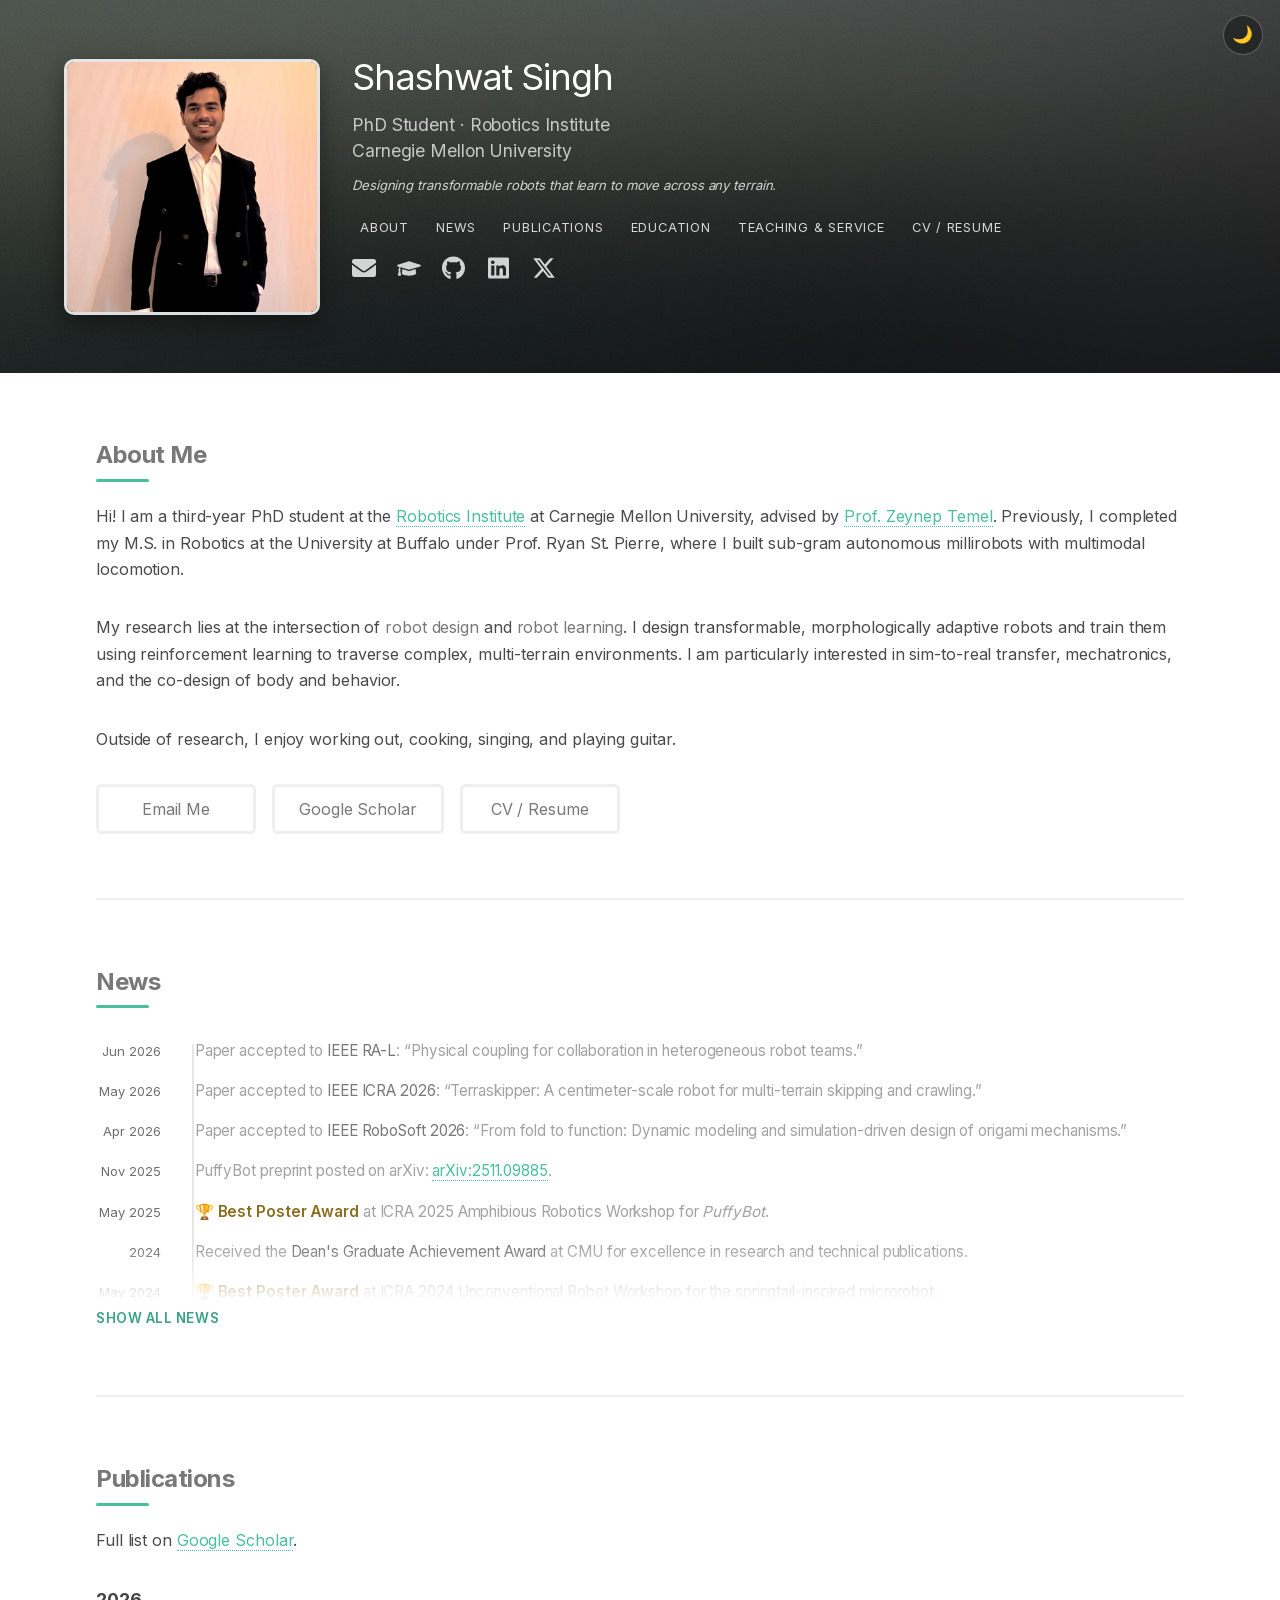
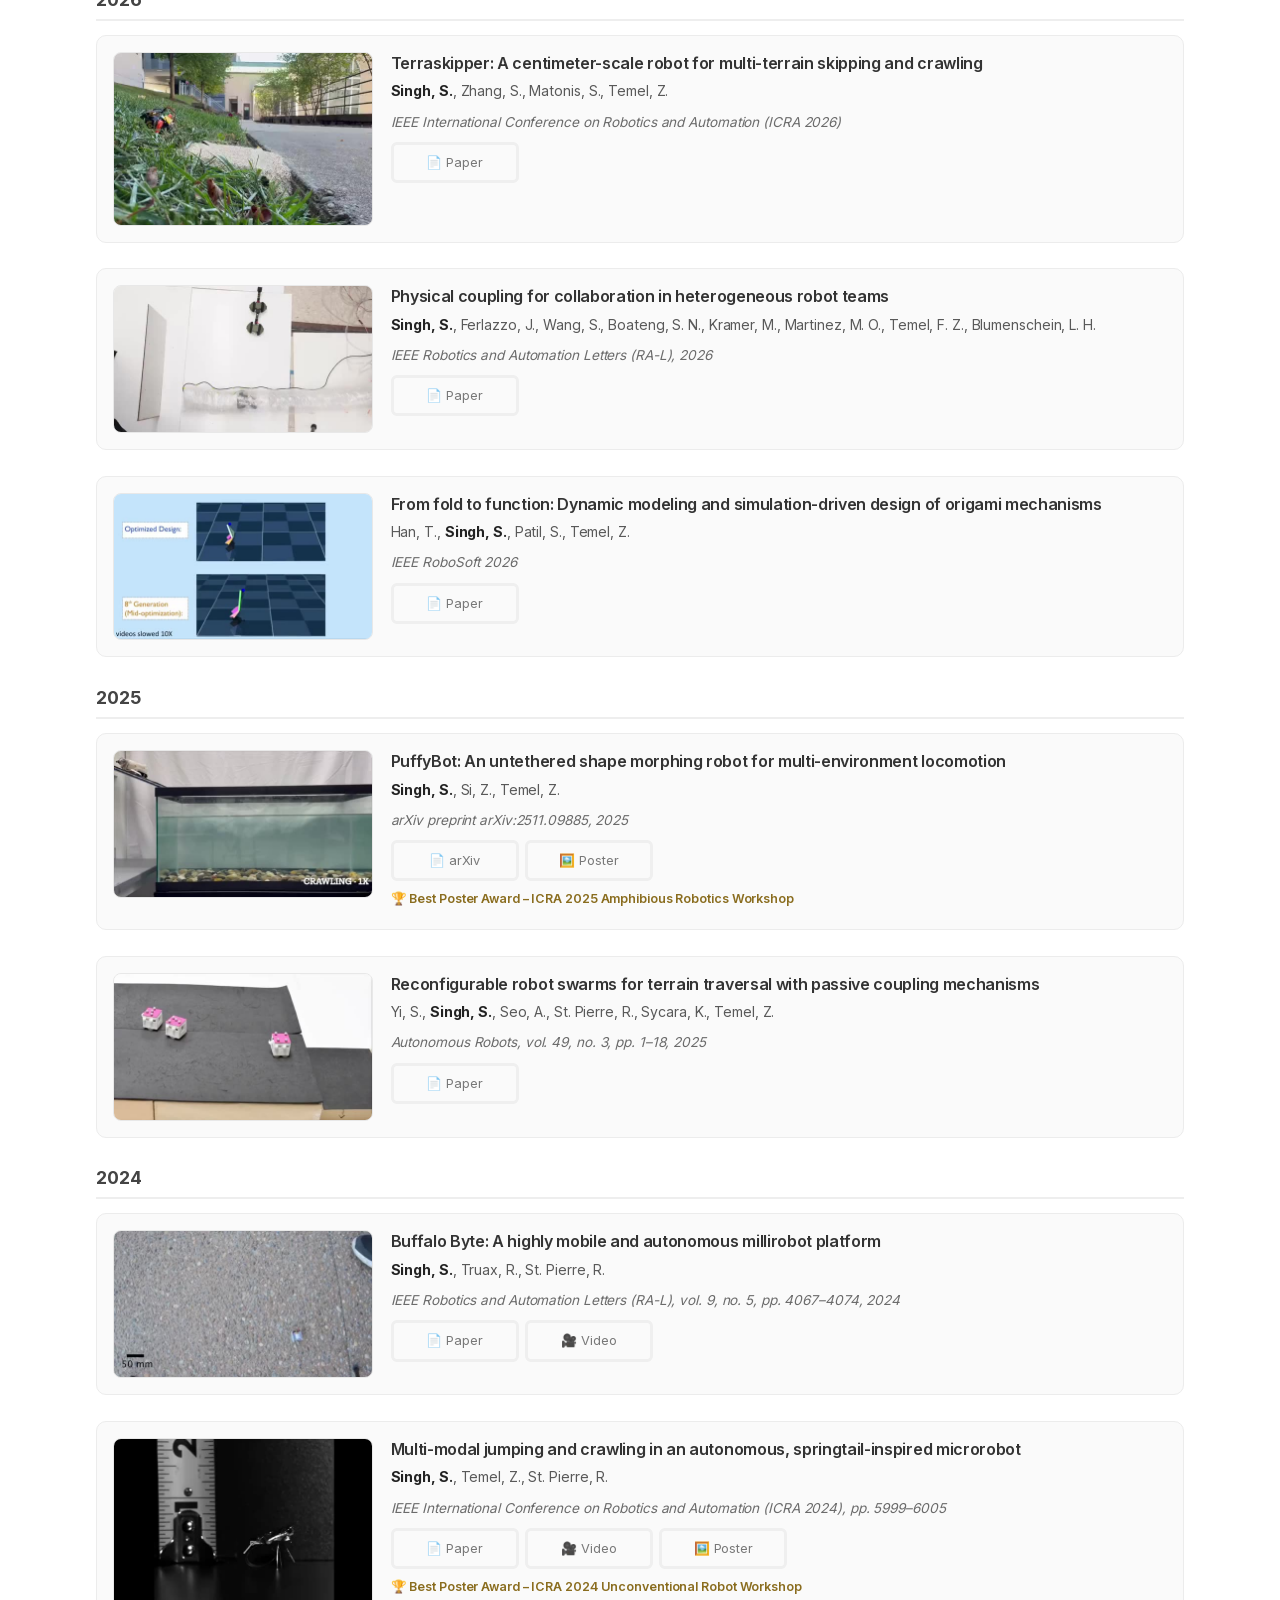
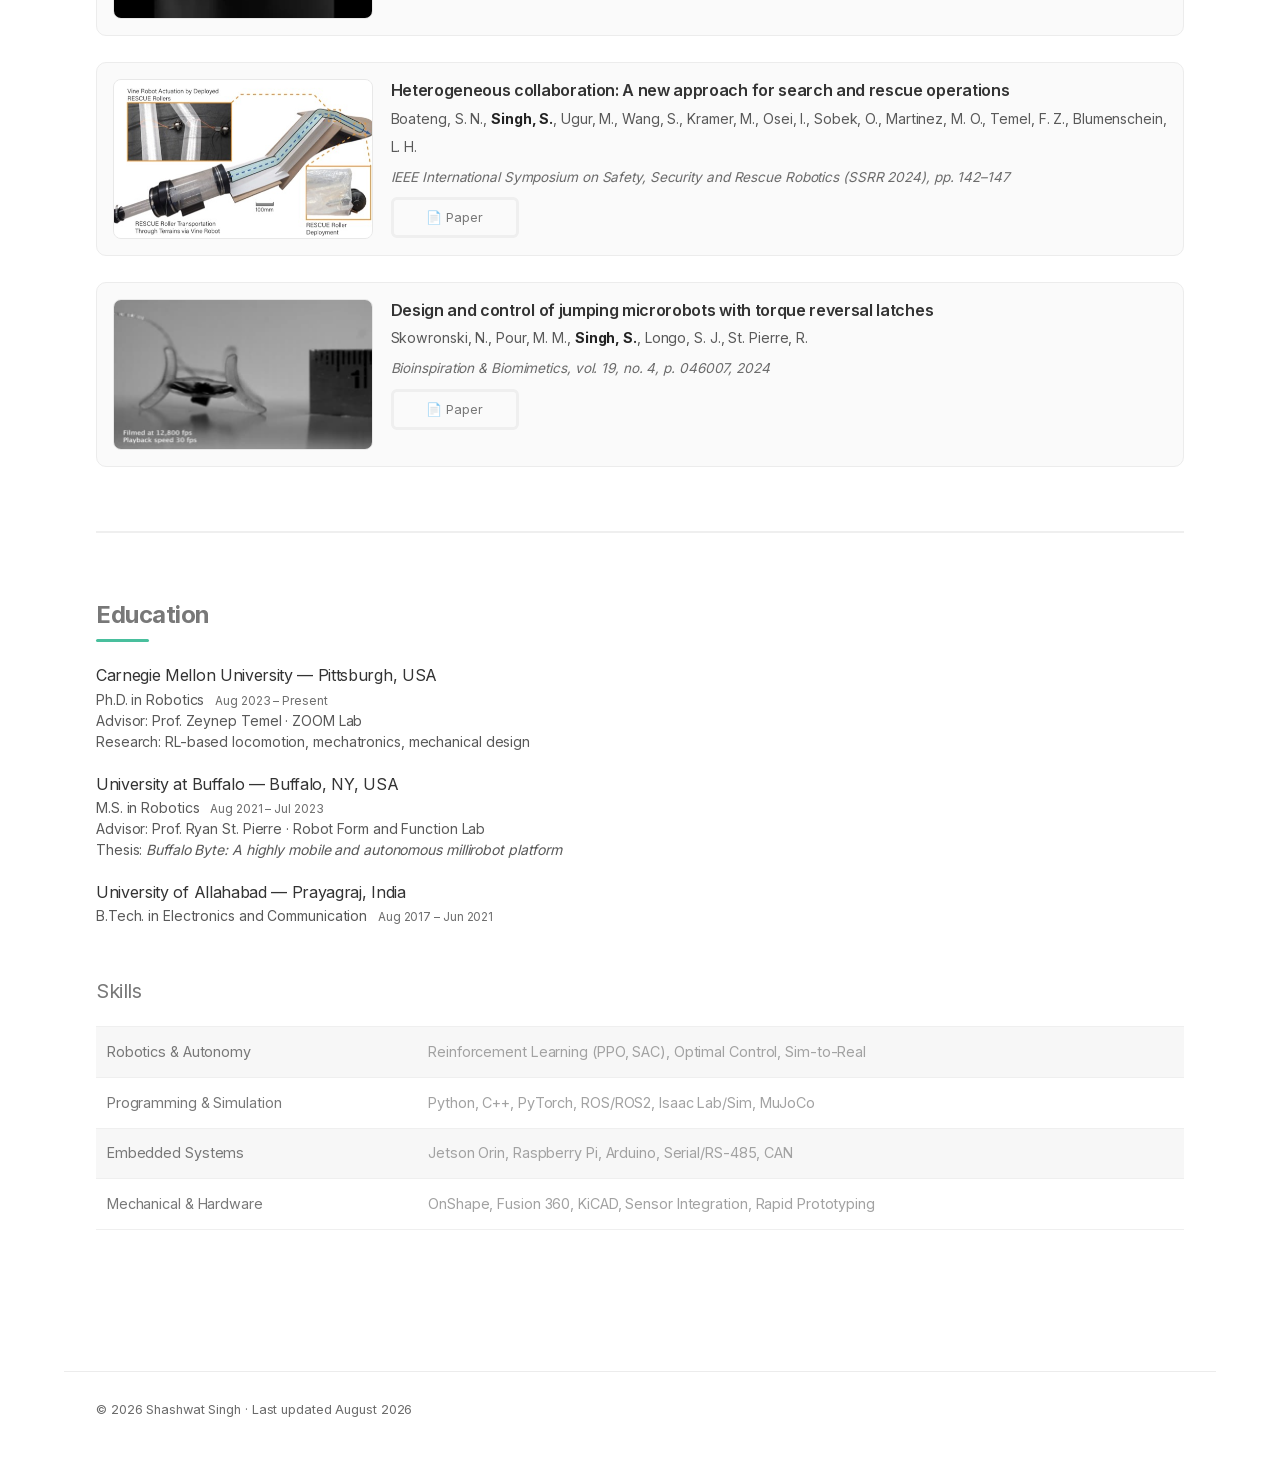
<file: index.html>
<!DOCTYPE HTML>
<html lang="en">
	<head>
		<title>Shashwat Singh</title>
		<meta charset="utf-8" />
		<meta name="viewport" content="width=device-width, initial-scale=1" />
		<meta name="color-scheme" content="light dark" />
		<meta name="theme-color" content="#ffffff" media="(prefers-color-scheme: light)" />
		<meta name="theme-color" content="#1a1a1a" media="(prefers-color-scheme: dark)" />

		<!-- SEO -->
		<meta name="description" content="Shashwat Singh is a PhD student at the Robotics Institute, Carnegie Mellon University, working at the intersection of robot design and robot learning — transformable robots, RL-based locomotion, and sim-to-real transfer." />
		<meta name="author" content="Shashwat Singh" />
		<link rel="canonical" href="https://shashwatsing.github.io/" />

		<!-- Open Graph / social sharing -->
		<meta property="og:type" content="website" />
		<meta property="og:title" content="Shashwat Singh — Robotics PhD, CMU" />
		<meta property="og:description" content="PhD student at CMU's Robotics Institute working on transformable robots, RL-based locomotion, and sim-to-real transfer." />
		<meta property="og:image" content="https://shashwatsing.github.io/images/social-card.jpg" />
		<meta property="og:url" content="https://shashwatsing.github.io/" />
		<meta property="og:image:width" content="1200" />
		<meta property="og:image:height" content="630" />

		<!-- Twitter Card -->
		<meta name="twitter:card" content="summary_large_image" />
		<meta name="twitter:title" content="Shashwat Singh — Robotics PhD, CMU" />
		<meta name="twitter:description" content="PhD student at CMU's Robotics Institute working on transformable robots, RL-based locomotion, and sim-to-real transfer." />
		<meta name="twitter:image" content="https://shashwatsing.github.io/images/social-card.jpg" />

		<!-- Favicon (inline SVG, no extra file needed) -->
		<link rel="icon" href="data:image/svg+xml,%3Csvg xmlns='http://www.w3.org/2000/svg' viewBox='0 0 100 100'%3E%3Crect width='100' height='100' rx='20' fill='%2349bf9d'/%3E%3Ctext x='50' y='68' font-size='60' font-family='Arial,sans-serif' font-weight='bold' text-anchor='middle' fill='white'%3ES%3C/text%3E%3C/svg%3E" />

		<!-- Typography (self-hosted Inter — no third-party request) -->
		<link rel="preload" href="assets/webfonts/inter-latin.woff2" as="font" type="font/woff2" crossorigin />
		<link rel="stylesheet" href="assets/css/fonts.css" />

		<!-- Structured data -->
		<script type="application/ld+json">
		{
			"@context": "https://schema.org",
			"@type": "Person",
			"name": "Shashwat Singh",
			"url": "https://shashwatsing.github.io/",
			"image": "https://shashwatsing.github.io/images/social-card.jpg",
			"email": "mailto:shashwa3@andrew.cmu.edu",
			"jobTitle": "PhD Student",
			"description": "PhD student at the Robotics Institute, Carnegie Mellon University, working at the intersection of robot design and robot learning.",
			"affiliation": {
				"@type": "Organization",
				"name": "Robotics Institute, Carnegie Mellon University",
				"url": "https://www.ri.cmu.edu/"
			},
			"alumniOf": [
				{ "@type": "Organization", "name": "University at Buffalo" },
				{ "@type": "Organization", "name": "University of Allahabad" }
			],
			"knowsAbout": ["Robotics", "Reinforcement Learning", "Robot Design", "Sim-to-Real Transfer", "Millirobots"],
			"sameAs": [
				"https://scholar.google.com/citations?user=gsQYr64AAAAJ&hl=en",
				"https://github.com/shashwatsing",
				"https://www.linkedin.com/in/shashwat-1singh",
				"https://x.com/ShashwatRa"
			]
		}
		</script>

		<link rel="stylesheet" href="assets/css/main.css" />
		<link rel="stylesheet" href="assets/css/custom.css" />
		<script>
			(function() {
				var saved = localStorage.getItem('theme');
				var prefersDark = window.matchMedia && window.matchMedia('(prefers-color-scheme: dark)').matches;
				if (saved === 'dark' || (!saved && prefersDark)) {
					document.documentElement.classList.add('dark-mode');
				}
			})();
		</script>
	</head>
	<body class="is-preload">

		<a class="skip-link" href="#main">Skip to content</a>

		<button id="theme-toggle" type="button" aria-pressed="false" aria-label="Switch to dark mode">🌙</button>

		<!-- Header Banner -->
		<header id="header">
			<div class="inner">
				<div class="profile-photo">
					<img src="images/shashwat.JPG" alt="Shashwat Singh" />
				</div>
				<div class="profile-intro">
					<h1>Shashwat Singh</h1>
					<p class="profile-role">
						PhD Student &middot; Robotics Institute<br />
						Carnegie Mellon University
					</p>
					<p class="profile-tagline">
						Designing transformable robots that learn to move across any terrain.
					</p>
					<!-- <p class="profile-focus">
						Advised by <a href="https://zoomlab.engineering.cmu.edu/" style="color:rgba(255,255,255,0.8); border-bottom:none;">Prof. Zeynep Temel</a>
						&nbsp;&middot;&nbsp; ZOOM Lab
					</p> -->
					<nav>
						<ul>
							<li><a href="#about">About</a></li>
							<li><a href="#news">News</a></li>
							<li><a href="#publications">Publications</a></li>
							<li><a href="#education">Education</a></li>
							<li><a href="teaching-service.html">Teaching &amp; Service</a></li>
							<li><a href="assets/docs/resume.pdf" target="_blank" rel="noopener">CV / Resume</a></li>
						</ul>
					</nav>
					<ul class="icons" style="margin-top: 0.9em;">
						<li><a href="mailto:shashwa3@andrew.cmu.edu" class="icon solid fa-envelope"><span class="label">Email</span></a></li>
						<li><a href="https://scholar.google.com/citations?user=gsQYr64AAAAJ&hl=en" class="icon solid fa-graduation-cap"><span class="label">Google Scholar</span></a></li>
						<li><a href="https://github.com/shashwatsing" class="icon brands fa-github"><span class="label">Github</span></a></li>
						<li><a href="https://www.linkedin.com/in/shashwat-1singh" class="icon brands fa-linkedin"><span class="label">LinkedIn</span></a></li>
						<li><a href="https://x.com/ShashwatRa" class="icon brands fa-x-twitter"><span class="label">X (Twitter)</span></a></li>
					</ul>
				</div>
			</div>
		</header>

		<!-- Main -->
		<main id="main">

			<!-- About -->
			<section id="about">
				<header class="major">
					<h2>About Me</h2>
				</header>
				<p>
					Hi! I am a third-year PhD student at the <a href="https://www.ri.cmu.edu/">Robotics Institute</a> at Carnegie Mellon University,
					advised by <a href="https://zoomlab.engineering.cmu.edu/">Prof. Zeynep Temel</a>.
					Previously, I completed my M.S. in Robotics at the University at Buffalo under Prof. Ryan St. Pierre,
					where I built sub-gram autonomous millirobots with multimodal locomotion.
				</p>
				<p>
					My research lies at the intersection of <strong>robot design</strong> and <strong>robot learning</strong>.
					I design transformable, morphologically adaptive robots and train them using reinforcement learning to
					traverse complex, multi-terrain environments. I am particularly interested in sim-to-real transfer,
					mechatronics, and the co-design of body and behavior.
				</p>
				<p>Outside of research, I enjoy working out, cooking, singing, and playing guitar.</p>

				<ul class="actions" style="margin-top: 1.5em;">
					<li><a href="mailto:shashwa3@andrew.cmu.edu" class="button">Email Me</a></li>
					<li><a href="https://scholar.google.com/citations?user=gsQYr64AAAAJ&hl=en" class="button">Google Scholar</a></li>
					<li><a href="assets/docs/resume.pdf" class="button" target="_blank" rel="noopener">CV / Resume</a></li>
				</ul>

			</section>

			<!-- News -->
			<section id="news" aria-labelledby="news-heading">
				<h2 id="news-heading">News</h2>
				<div class="news-scroll">
				<ul class="news-list">
					<li>
						<span class="news-date">Jun 2026</span>
						<span>Paper accepted to <strong>IEEE RA-L</strong>: &ldquo;Physical coupling for collaboration in heterogeneous robot teams.&rdquo;</span>
					</li>
					<li>
						<span class="news-date">May 2026</span>
						<span>Paper accepted to <strong>IEEE ICRA 2026</strong>: &ldquo;Terraskipper: A centimeter-scale robot for multi-terrain skipping and crawling.&rdquo;</span>
					</li>
					<li>
						<span class="news-date">Apr 2026</span>
						<span>Paper accepted to <strong>IEEE RoboSoft 2026</strong>: &ldquo;From fold to function: Dynamic modeling and simulation-driven design of origami mechanisms.&rdquo;</span>
					</li>
					<li>
						<span class="news-date">Nov 2025</span>
						<span>PuffyBot preprint posted on arXiv: <a href="https://arxiv.org/abs/2511.09885">arXiv:2511.09885</a>.</span>
					</li>
					<li>
						<span class="news-date">May 2025</span>
						<span><span class="award-badge">🏆 Best Poster Award</span> at ICRA 2025 Amphibious Robotics Workshop for <em>PuffyBot</em>.</span>
					</li>
					<li>
						<span class="news-date">2024</span>
						<span>Received the <strong>Dean's Graduate Achievement Award</strong> at CMU for excellence in research and technical publications.</span>
					</li>
					<li>
						<span class="news-date">May 2024</span>
						<span><span class="award-badge">🏆 Best Poster Award</span> at ICRA 2024 Unconventional Robot Workshop for the springtail-inspired microrobot.</span>
					</li>
					<li>
						<span class="news-date">May 2024</span>
						<span>Paper published at <strong>IEEE ICRA 2024</strong>: &ldquo;Multi-modal jumping and crawling in an autonomous, springtail-inspired microrobot.&rdquo;</span>
					</li>
					<li>
						<span class="news-date">Mar 2024</span>
						<span>Paper published in <strong>IEEE RA-L</strong>: &ldquo;Buffalo Byte: A highly mobile and autonomous millirobot platform.&rdquo;</span>
					</li>
				</ul>
				</div>
				<button id="news-toggle" type="button" aria-expanded="false" hidden>Show all news</button>
			</section>

			<!-- Publications -->
			<section id="publications" aria-labelledby="pubs-heading">
				<h2 id="pubs-heading">Publications</h2>
				<p class="pub-note">
					Full list on <a href="https://scholar.google.com/citations?user=gsQYr64AAAAJ&hl=en">Google Scholar</a>.
				</p>

				<div class="pub-year">2026</div>

				<div class="pub-entry">
					<div class="pub-thumb">
						<video src="images/thumbs/terraskipper_compress.mp4" poster="images/thumbs/posters/terraskipper_compress.jpg" width="520" height="346" loop muted playsinline preload="none" aria-hidden="true"></video>
					</div>
					<div class="pub-content">
						<h3 class="pub-title">Terraskipper: A centimeter-scale robot for multi-terrain skipping and crawling</h3>
						<div class="pub-authors"><strong>Singh, S.</strong>, Zhang, S., Matonis, S., Temel, Z.</div>
						<div class="pub-venue">IEEE International Conference on Robotics and Automation (ICRA 2026)</div>
						<div class="pub-links">
							<a href="https://arxiv.org/pdf/2603.27725" class="button small">📄 Paper</a>
						</div>
					</div>
				</div>

				<div class="pub-entry">
					<div class="pub-thumb">
						<video src="images/thumbs/physical_coupling.mp4" poster="images/thumbs/posters/physical_coupling.jpg" width="720" height="406" loop muted playsinline preload="none" aria-hidden="true"></video>
					</div>
					<div class="pub-content">
						<h3 class="pub-title">Physical coupling for collaboration in heterogeneous robot teams</h3>
						<div class="pub-authors"><strong>Singh, S.</strong>, Ferlazzo, J., Wang, S., Boateng, S. N., Kramer, M., Martinez, M. O., Temel, F. Z., Blumenschein, L. H.</div>
						<div class="pub-venue">IEEE Robotics and Automation Letters (RA-L), 2026</div>
						<div class="pub-links">
							<a href="https://ieeexplore.ieee.org/abstract/document/11358668" class="button small">📄 Paper</a>
						</div>
					</div>
				</div>

				<div class="pub-entry">
					<div class="pub-thumb">
						<video src="images/thumbs/ftf.mp4" poster="images/thumbs/posters/ftf.jpg" width="720" height="406" loop muted playsinline preload="none" aria-hidden="true"></video>
					</div>
					<div class="pub-content">
						<h3 class="pub-title">From fold to function: Dynamic modeling and simulation-driven design of origami mechanisms</h3>
						<div class="pub-authors">Han, T., <strong>Singh, S.</strong>, Patil, S., Temel, Z.</div>
						<div class="pub-venue">IEEE RoboSoft 2026</div>
						<div class="pub-links">
							<a href="https://ieeexplore.ieee.org/abstract/document/11522894" class="button small">📄 Paper</a>
						</div>
					</div>
				</div>

				<div class="pub-year">2025</div>

				<div class="pub-entry">
					<div class="pub-thumb">
						<video src="images/thumbs/puffy.mp4" poster="images/thumbs/posters/puffy.jpg" width="720" height="406" loop muted playsinline preload="none" aria-hidden="true"></video>
					</div>
					<div class="pub-content">
						<h3 class="pub-title">PuffyBot: An untethered shape morphing robot for multi-environment locomotion</h3>
						<div class="pub-authors"><strong>Singh, S.</strong>, Si, Z., Temel, Z.</div>
						<div class="pub-venue">arXiv preprint arXiv:2511.09885, 2025</div>
						<div class="pub-links">
							<a href="https://arxiv.org/abs/2511.09885" class="button small">📄 arXiv</a>
							<a href="images/posters/puffybot_poster.pdf" class="button small">🖼️ Poster</a>
						</div>
						<div class="pub-badge">🏆 Best Poster Award – ICRA 2025 Amphibious Robotics Workshop</div>
					</div>
				</div>

				<div class="pub-entry">
					<div class="pub-thumb">
						<video src="images/thumbs/puzzlebot.mp4" poster="images/thumbs/posters/puzzlebot.jpg" width="720" height="406" loop muted playsinline preload="none" aria-hidden="true"></video>
					</div>
					<div class="pub-content">
						<h3 class="pub-title">Reconfigurable robot swarms for terrain traversal with passive coupling mechanisms</h3>
						<div class="pub-authors">Yi, S., <strong>Singh, S.</strong>, Seo, A., St. Pierre, R., Sycara, K., Temel, Z.</div>
						<div class="pub-venue">Autonomous Robots, vol. 49, no. 3, pp. 1–18, 2025</div>
						<div class="pub-links">
							<a href="https://link.springer.com/article/10.1007/s10514-025-10205-8" class="button small">📄 Paper</a>
						</div>
					</div>
				</div>

				<div class="pub-year">2024</div>

				<div class="pub-entry">
					<div class="pub-thumb">
						<video src="images/thumbs/bbytes2.mp4" poster="images/thumbs/posters/bbytes2.jpg" width="720" height="406" loop muted playsinline preload="none" aria-hidden="true"></video>
					</div>
					<div class="pub-content">
						<h3 class="pub-title">Buffalo Byte: A highly mobile and autonomous millirobot platform</h3>
						<div class="pub-authors"><strong>Singh, S.</strong>, Truax, R., St. Pierre, R.</div>
						<div class="pub-venue">IEEE Robotics and Automation Letters (RA-L), vol. 9, no. 5, pp. 4067–4074, 2024</div>
						<div class="pub-links">
							<a href="https://ieeexplore.ieee.org/abstract/document/10465605" class="button small">📄 Paper</a>
							<a href="https://www.youtube.com/watch?v=-ZphsPnrn3I" class="button small">🎥 Video</a>
						</div>
					</div>
				</div>

				<div class="pub-entry">
					<div class="pub-thumb">
						<video src="images/thumbs/springtail.mp4" poster="images/thumbs/posters/springtail.jpg" width="720" height="502" loop muted playsinline preload="none" aria-hidden="true"></video>
					</div>
					<div class="pub-content">
						<h3 class="pub-title">Multi-modal jumping and crawling in an autonomous, springtail-inspired microrobot</h3>
						<div class="pub-authors"><strong>Singh, S.</strong>, Temel, Z., St. Pierre, R.</div>
						<div class="pub-venue">IEEE International Conference on Robotics and Automation (ICRA 2024), pp. 5999–6005</div>
						<div class="pub-links">
							<a href="https://ieeexplore.ieee.org/abstract/document/10610130" class="button small">📄 Paper</a>
							<a href="https://www.youtube.com/watch?v=8GGqDpIlShY" class="button small">🎥 Video</a>
							<a href="images/posters/springtail_poster.pdf" class="button small">🖼️ Poster</a>
						</div>
						<div class="pub-badge">🏆 Best Poster Award – ICRA 2024 Unconventional Robot Workshop</div>
					</div>
				</div>

				<div class="pub-entry">
					<div class="pub-thumb">
						<img src="images/thumbs/collaboration.jpg" alt="Heterogeneous collaboration" loading="lazy" />
					</div>
					<div class="pub-content">
						<h3 class="pub-title">Heterogeneous collaboration: A new approach for search and rescue operations</h3>
						<div class="pub-authors">Boateng, S. N., <strong>Singh, S.</strong>, Ugur, M., Wang, S., Kramer, M., Osei, I., Sobek, O., Martinez, M. O., Temel, F. Z., Blumenschein, L. H.</div>
						<div class="pub-venue">IEEE International Symposium on Safety, Security and Rescue Robotics (SSRR 2024), pp. 142–147</div>
						<div class="pub-links">
							<a href="https://ieeexplore.ieee.org/abstract/document/10770037" class="button small">📄 Paper</a>
						</div>
					</div>
				</div>

				<div class="pub-entry">
					<div class="pub-thumb">
						<video src="images/thumbs/torque_reversal.mp4" poster="images/thumbs/posters/torque_reversal.jpg" width="720" height="418" loop muted playsinline preload="none" aria-hidden="true"></video>
					</div>
					<div class="pub-content">
						<h3 class="pub-title">Design and control of jumping microrobots with torque reversal latches</h3>
						<div class="pub-authors">Skowronski, N., Pour, M. M., <strong>Singh, S.</strong>, Longo, S. J., St. Pierre, R.</div>
						<div class="pub-venue">Bioinspiration &amp; Biomimetics, vol. 19, no. 4, p. 046007, 2024</div>
						<div class="pub-links">
							<a href="https://iopscience.iop.org/article/10.1088/1748-3190/ad46b9/meta" class="button small">📄 Paper</a>
						</div>
					</div>
				</div>
			</section>


			<!-- Education -->
			<section id="education" aria-labelledby="edu-heading">
				<h2 id="edu-heading">Education</h2>

				<div class="edu-entry">
					<h4>Carnegie Mellon University &mdash; Pittsburgh, USA</h4>
					<div class="edu-meta">
						Ph.D. in Robotics &ensp;<span class="edu-period">Aug 2023 – Present</span><br />
						Advisor: Prof. Zeynep Temel &middot; ZOOM Lab<br />
						Research: RL-based locomotion, mechatronics, mechanical design
					</div>
				</div>

				<div class="edu-entry">
					<h4>University at Buffalo &mdash; Buffalo, NY, USA</h4>
					<div class="edu-meta">
						M.S. in Robotics &ensp;<span class="edu-period">Aug 2021 – Jul 2023</span><br />
						Advisor: Prof. Ryan St. Pierre &middot; Robot Form and Function Lab<br />
						Thesis: <em>Buffalo Byte: A highly mobile and autonomous millirobot platform</em>
					</div>
				</div>

				<div class="edu-entry">
					<h4>University of Allahabad &mdash; Prayagraj, India</h4>
					<div class="edu-meta">
						B.Tech. in Electronics and Communication &ensp;<span class="edu-period">Aug 2017 – Jun 2021</span>
					</div>
				</div>

				<h3 style="margin-top: 2.5em;">Skills</h3>
				<div class="table-wrapper">
					<table>
						<tbody>
							<tr>
								<td><strong>Robotics &amp; Autonomy</strong></td>
								<td>Reinforcement Learning (PPO, SAC), Optimal Control, Sim-to-Real</td>
							</tr>
							<tr>
								<td><strong>Programming &amp; Simulation</strong></td>
								<td>Python, C++, PyTorch, ROS/ROS2, Isaac Lab/Sim, MuJoCo</td>
							</tr>
							<tr>
								<td><strong>Embedded Systems</strong></td>
								<td>Jetson Orin, Raspberry Pi, Arduino, Serial/RS-485, CAN</td>
							</tr>
							<tr>
								<td><strong>Mechanical &amp; Hardware</strong></td>
								<td>OnShape, Fusion 360, KiCAD, Sensor Integration, Rapid Prototyping</td>
							</tr>
						</tbody>
					</table>
				</div>
			</section>

		</main>


		<footer id="site-footer">
			<p>&copy; 2026 Shashwat Singh &middot; Last updated August 2026</p>
		</footer>

		<script src="assets/js/site.js"></script>

	</body>
</html>
</file>
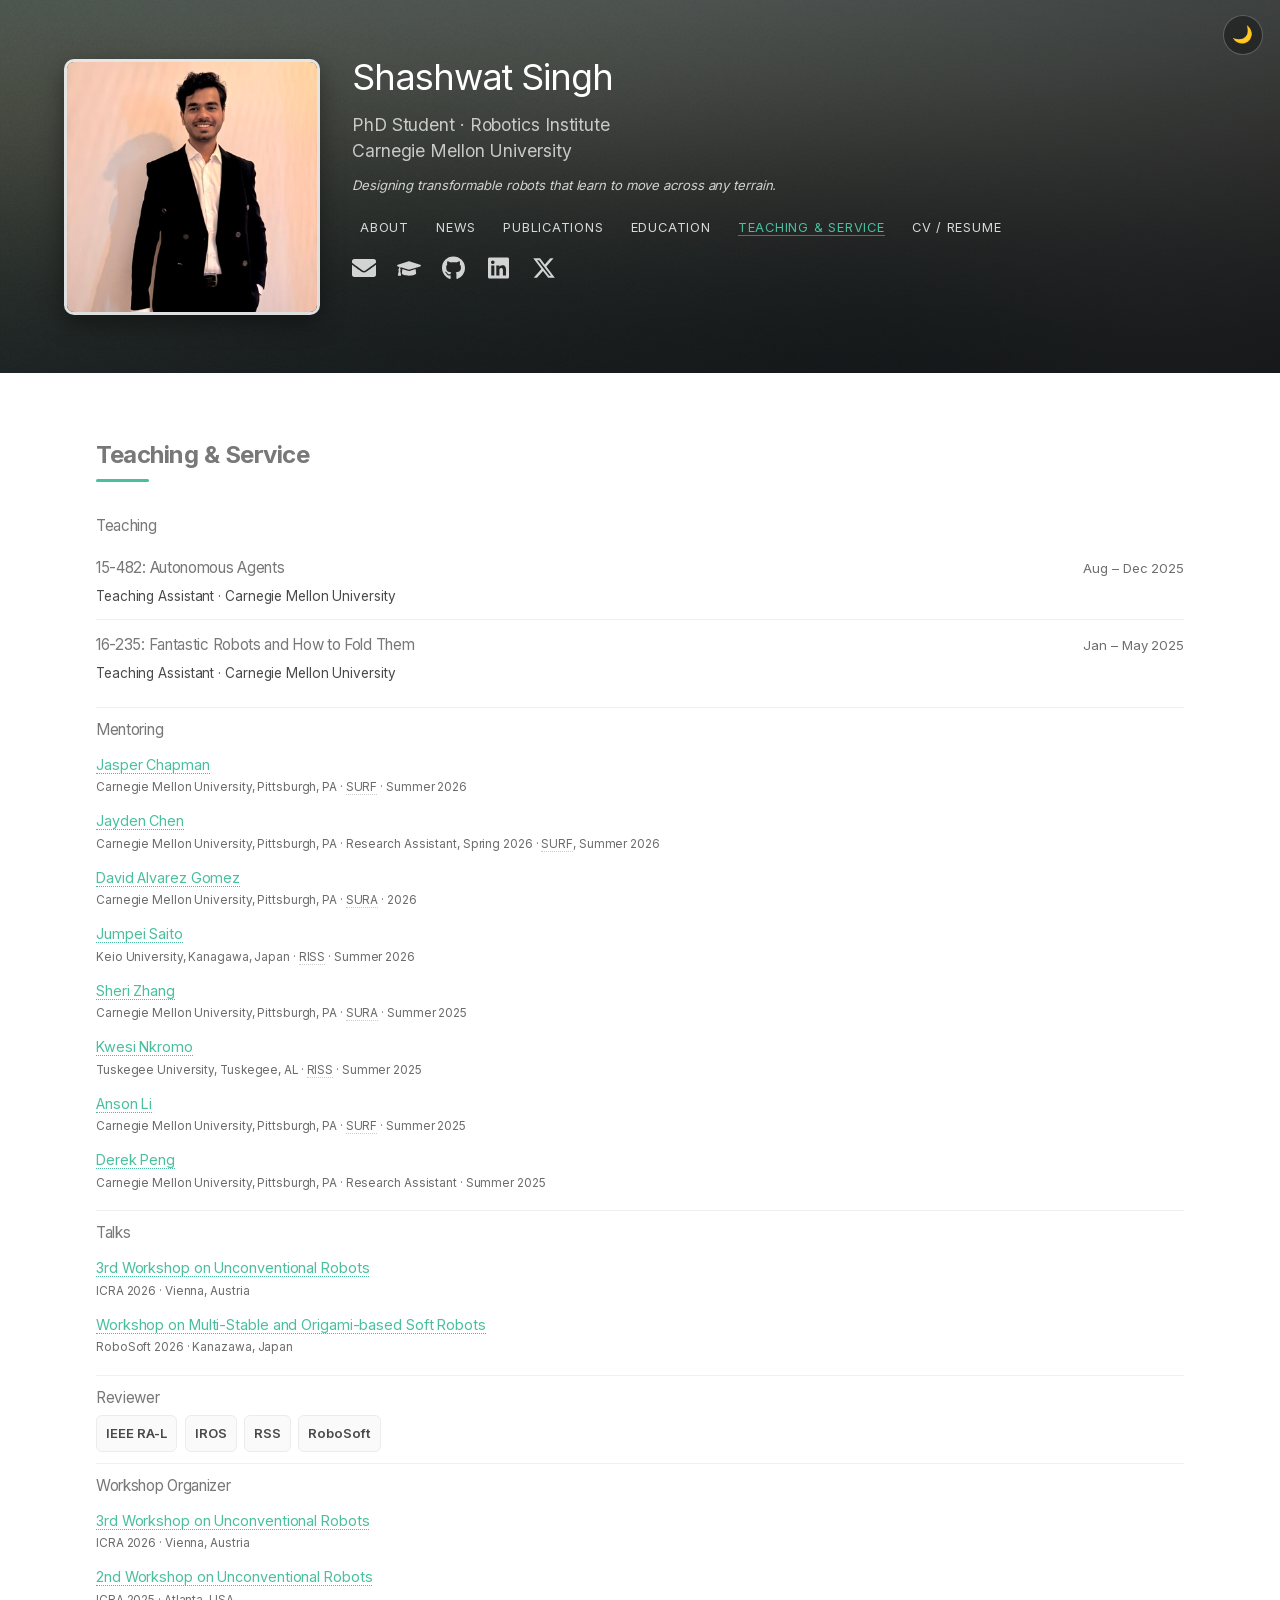
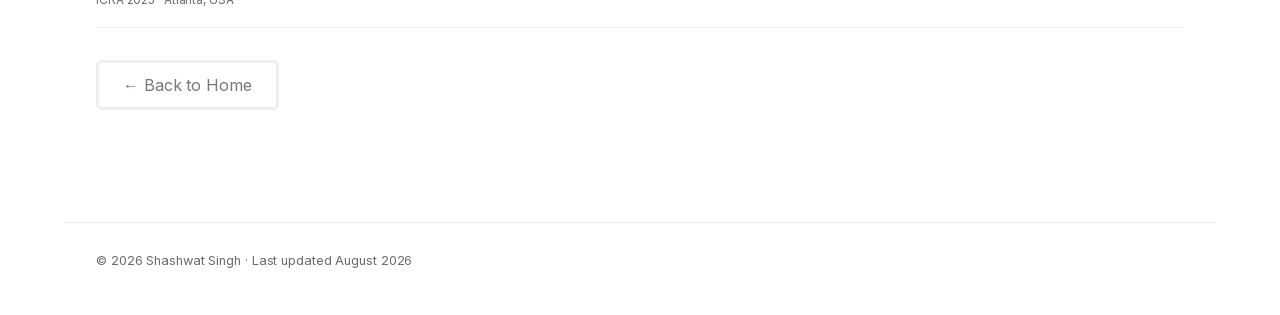
<file: teaching-service.html>
<!DOCTYPE HTML>
<html lang="en">
	<head>
		<title>Teaching &amp; Service — Shashwat Singh</title>
		<meta charset="utf-8" />
		<meta name="viewport" content="width=device-width, initial-scale=1" />
		<meta name="color-scheme" content="light dark" />
		<meta name="theme-color" content="#ffffff" media="(prefers-color-scheme: light)" />
		<meta name="theme-color" content="#1a1a1a" media="(prefers-color-scheme: dark)" />

		<!-- SEO -->
		<meta name="description" content="Academic service of Shashwat Singh — invited talks, journal and conference reviewing (RA-L, IROS, RSS, RoboSoft), and workshop organization on unconventional robots." />
		<meta name="author" content="Shashwat Singh" />
		<link rel="canonical" href="https://shashwatsing.github.io/teaching-service.html" />

		<!-- Open Graph / social sharing -->
		<meta property="og:type" content="website" />
		<meta property="og:title" content="Teaching &amp; Service — Shashwat Singh" />
		<meta property="og:description" content="Teaching assistantships at CMU, undergraduate mentoring, invited talks, reviewing, and workshop organization." />
		<meta property="og:image" content="https://shashwatsing.github.io/images/social-card.jpg" />
		<meta property="og:url" content="https://shashwatsing.github.io/teaching-service.html" />
		<meta property="og:image:width" content="1200" />
		<meta property="og:image:height" content="630" />

		<!-- Twitter Card -->
		<meta name="twitter:card" content="summary_large_image" />
		<meta name="twitter:title" content="Teaching &amp; Service — Shashwat Singh" />
		<meta name="twitter:description" content="Teaching assistantships at CMU, undergraduate mentoring, invited talks, reviewing, and workshop organization." />
		<meta name="twitter:image" content="https://shashwatsing.github.io/images/social-card.jpg" />

		<!-- Favicon (inline SVG, no extra file needed) -->
		<link rel="icon" href="data:image/svg+xml,%3Csvg xmlns='http://www.w3.org/2000/svg' viewBox='0 0 100 100'%3E%3Crect width='100' height='100' rx='20' fill='%2349bf9d'/%3E%3Ctext x='50' y='68' font-size='60' font-family='Arial,sans-serif' font-weight='bold' text-anchor='middle' fill='white'%3ES%3C/text%3E%3C/svg%3E" />

		<!-- Typography (self-hosted Inter — no third-party request) -->
		<link rel="preload" href="assets/webfonts/inter-latin.woff2" as="font" type="font/woff2" crossorigin />
		<link rel="stylesheet" href="assets/css/fonts.css" />

		<link rel="stylesheet" href="assets/css/main.css" />
		<link rel="stylesheet" href="assets/css/custom.css" />
		<script>
			(function() {
				var saved = localStorage.getItem('theme');
				var prefersDark = window.matchMedia && window.matchMedia('(prefers-color-scheme: dark)').matches;
				if (saved === 'dark' || (!saved && prefersDark)) {
					document.documentElement.classList.add('dark-mode');
				}
			})();
		</script>
	</head>
	<body class="is-preload">

		<a class="skip-link" href="#main">Skip to content</a>

		<button id="theme-toggle" type="button" aria-pressed="false" aria-label="Switch to dark mode">🌙</button>

		<!-- Header Banner -->
		<header id="header">
			<div class="inner">
				<div class="profile-photo">
					<img src="images/shashwat.JPG" alt="Shashwat Singh" />
				</div>
				<div class="profile-intro">
					<h1>Shashwat Singh</h1>
					<p class="profile-role">
						PhD Student &middot; Robotics Institute<br />
						Carnegie Mellon University
					</p>
					<p class="profile-tagline">
						Designing transformable robots that learn to move across any terrain.
					</p>
					<nav>
						<ul>
							<li><a href="index.html#about">About</a></li>
							<li><a href="index.html#news">News</a></li>
							<li><a href="index.html#publications">Publications</a></li>
							<li><a href="index.html#education">Education</a></li>
							<li><a href="teaching-service.html" class="nav-current" aria-current="page">Teaching &amp; Service</a></li>
							<li><a href="assets/docs/resume.pdf" target="_blank" rel="noopener">CV / Resume</a></li>
						</ul>
					</nav>
					<ul class="icons" style="margin-top: 0.9em;">
						<li><a href="mailto:shashwa3@andrew.cmu.edu" class="icon solid fa-envelope"><span class="label">Email</span></a></li>
						<li><a href="https://scholar.google.com/citations?user=gsQYr64AAAAJ&hl=en" class="icon solid fa-graduation-cap"><span class="label">Google Scholar</span></a></li>
						<li><a href="https://github.com/shashwatsing" class="icon brands fa-github"><span class="label">Github</span></a></li>
						<li><a href="https://www.linkedin.com/in/shashwat-1singh" class="icon brands fa-linkedin"><span class="label">LinkedIn</span></a></li>
						<li><a href="https://x.com/ShashwatRa" class="icon brands fa-x-twitter"><span class="label">X (Twitter)</span></a></li>
					</ul>
				</div>
			</div>
		</header>

		<!-- Main -->
		<main id="main">

			<!-- Teaching & Service -->
			<section id="service">
				<h2>Teaching &amp; Service</h2>

				<div class="service-block">
					<h4>Teaching</h4>
					<div class="teaching-entry">
						<div class="teaching-info">
							<h4>15-482: Autonomous Agents</h4>
							<p>Teaching Assistant &middot; Carnegie Mellon University</p>
						</div>
						<span class="teaching-period">Aug – Dec 2025</span>
					</div>
					<div class="teaching-entry">
						<div class="teaching-info">
							<h4>16-235: Fantastic Robots and How to Fold Them</h4>
							<p>Teaching Assistant &middot; Carnegie Mellon University</p>
						</div>
						<span class="teaching-period">Jan – May 2025</span>
					</div>
				</div>

				<div class="service-block">
					<h4>Mentoring</h4>
					<ul>
						<li>
							<a href="https://www.linkedin.com/in/jasper-chapman/">Jasper Chapman</a>
							<div class="service-note">Carnegie Mellon University, Pittsburgh, PA &middot; <a href="https://www.cmu.edu/uro/summer%20research%20fellowships/SURF/">SURF</a> &middot; Summer 2026</div>
						</li>
						<li>
							<a href="https://www.linkedin.com/in/jayden-chen-3038a22a7/">Jayden Chen</a>
							<div class="service-note">Carnegie Mellon University, Pittsburgh, PA &middot; Research Assistant, Spring 2026 &middot; <a href="https://www.cmu.edu/uro/summer%20research%20fellowships/SURF/">SURF</a>, Summer 2026</div>
						</li>
						<li>
							<a href="https://www.linkedin.com/in/davidalvgom/">David Alvarez Gomez</a>
							<div class="service-note">Carnegie Mellon University, Pittsburgh, PA &middot; <a href="https://www.cmu.edu/uro/summer%20research%20fellowships/sura/index.html">SURA</a> &middot; 2026</div>
						</li>
						<li>
							<a href="https://jumpei.dev/about/">Jumpei Saito</a>
							<div class="service-note">Keio University, Kanagawa, Japan &middot; <a href="https://riss.ri.cmu.edu">RISS</a> &middot; Summer 2026</div>
						</li>
						<li>
							<a href="https://www.linkedin.com/in/sheri-zhang/">Sheri Zhang</a>
							<div class="service-note">Carnegie Mellon University, Pittsburgh, PA &middot; <a href="https://www.cmu.edu/uro/summer%20research%20fellowships/sura/index.html">SURA</a> &middot; Summer 2025</div>
						</li>
						<li>
							<a href="https://www.linkedin.com/in/kwesi-nkromo-184957307/">Kwesi Nkromo</a>
							<div class="service-note">Tuskegee University, Tuskegee, AL &middot; <a href="https://riss.ri.cmu.edu">RISS</a> &middot; Summer 2025</div>
						</li>
						<li>
							<a href="https://www.linkedin.com/in/anson4-li/">Anson Li</a>
							<div class="service-note">Carnegie Mellon University, Pittsburgh, PA &middot; <a href="https://www.cmu.edu/uro/summer%20research%20fellowships/SURF/">SURF</a> &middot; Summer 2025</div>
						</li>
						<li>
							<a href="https://www.linkedin.com/in/derekpeng303/">Derek Peng</a>
							<div class="service-note">Carnegie Mellon University, Pittsburgh, PA &middot; Research Assistant &middot; Summer 2025</div>
						</li>
					</ul>
				</div>

				<div class="service-block">
					<h4>Talks</h4>
					<ul>
						<li>
							<a href="https://sites.google.com/andrew.cmu.edu/icra26-3rd-unconv-robots/home">3rd Workshop on Unconventional Robots</a>
							<div class="service-note">ICRA 2026 &middot; Vienna, Austria</div>
						</li>
						<li>
							<a href="https://www.bimultistabilityworkshop.com">Workshop on Multi-Stable and Origami-based Soft Robots</a>
							<div class="service-note">RoboSoft 2026 &middot; Kanazawa, Japan</div>
						</li>
					</ul>
				</div>

				<div class="service-block">
					<h4>Reviewer</h4>
					<div class="service-venues">
						<span class="service-venue">IEEE RA-L</span>
						<span class="service-venue">IROS</span>
						<span class="service-venue">RSS</span>
						<span class="service-venue">RoboSoft</span>
					</div>
				</div>

				<div class="service-block">
					<h4>Workshop Organizer</h4>
					<ul>
						<li>
							<a href="https://sites.google.com/andrew.cmu.edu/icra26-3rd-unconv-robots/home">3rd Workshop on Unconventional Robots</a>
							<div class="service-note">ICRA 2026 &middot; Vienna, Austria</div>
						</li>
						<li>
							<a href="https://sites.google.com/andrew.cmu.edu/2nd-unconventional-robots/home">2nd Workshop on Unconventional Robots</a>
							<div class="service-note">ICRA 2025 &middot; Atlanta, USA</div>
						</li>
					</ul>
				</div>

				<ul class="actions" style="margin-top: 2em;">
					<li><a href="index.html" class="button">&larr; Back to Home</a></li>
				</ul>
			</section>

		</main>

		<footer id="site-footer">
			<p>&copy; 2026 Shashwat Singh &middot; Last updated August 2026</p>
		</footer>

		<script src="assets/js/site.js"></script>

	</body>
</html>
</file>
<file: assets/css/fonts.css>
/* Inter (variable, weights 400-800), self-hosted.
   SIL Open Font License 1.1 — https://github.com/rsms/inter
   Subset to latin + latin-ext; regenerate from Google Fonts if more coverage is needed. */

/* latin-ext */
@font-face {
  font-family: 'Inter';
  font-style: normal;
  font-weight: 400 800;
  font-display: swap;
  src: url(../webfonts/inter-latin-ext.woff2) format('woff2');
  unicode-range: U+0100-02BA, U+02BD-02C5, U+02C7-02CC, U+02CE-02D7, U+02DD-02FF, U+0304, U+0308, U+0329, U+1D00-1DBF, U+1E00-1E9F, U+1EF2-1EFF, U+2020, U+20A0-20AB, U+20AD-20C0, U+2113, U+2C60-2C7F, U+A720-A7FF;
}

/* latin */
@font-face {
  font-family: 'Inter';
  font-style: normal;
  font-weight: 400 800;
  font-display: swap;
  src: url(../webfonts/inter-latin.woff2) format('woff2');
  unicode-range: U+0000-00FF, U+0131, U+0152-0153, U+02BB-02BC, U+02C6, U+02DA, U+02DC, U+0304, U+0308, U+0329, U+2000-206F, U+20AC, U+2122, U+2191, U+2193, U+2212, U+2215, U+FEFF, U+FFFD;
}
</file>
<file: assets/css/main.css>
/*
	Strata by HTML5 UP
	html5up.net | @ajlkn
	Free for personal and commercial use under the CCA 3.0 license (html5up.net/license)
*/

html, body, div, span, applet, object,
iframe, h1, h2, h3, h4, h5, h6, p, blockquote,
pre, a, abbr, acronym, address, big, cite,
code, del, dfn, em, img, ins, kbd, q, s, samp,
small, strike, strong, sub, sup, tt, var, b,
u, i, center, dl, dt, dd, ol, ul, li, fieldset,
form, label, legend, table, caption, tbody,
tfoot, thead, tr, th, td, article, aside,
canvas, details, embed, figure, figcaption,
footer, header, hgroup, menu, nav, output, ruby,
section, summary, time, mark, audio, video {
	margin: 0;
	padding: 0;
	border: 0;
	font-size: 100%;
	font: inherit;
	vertical-align: baseline;}

article, aside, details, figcaption, figure,
footer, header, hgroup, menu, nav, section {
	display: block;}

body {
	line-height: 1;
}

ol, ul {
	list-style: none;
}

blockquote, q {
	quotes: none;
}

	blockquote:before, blockquote:after, q:before, q:after {
		content: '';
		content: none;
	}

table {
	border-collapse: collapse;
	border-spacing: 0;
}

body {
	-webkit-text-size-adjust: none;
}

mark {
	background-color: transparent;
	color: inherit;
}

input::-moz-focus-inner {
	border: 0;
	padding: 0;
}

input, select, textarea {
	-moz-appearance: none;
	-webkit-appearance: none;
	-ms-appearance: none;
	appearance: none;
}

/* Basic */

	html {
		box-sizing: border-box;
	}

	*, *:before, *:after {
		box-sizing: inherit;
	}

	body {
		background: #fff;
	}

		body.is-preload *, body.is-preload *:before, body.is-preload *:after {
			-moz-animation: none !important;
			-webkit-animation: none !important;
			-ms-animation: none !important;
			animation: none !important;
			-moz-transition: none !important;
			-webkit-transition: none !important;
			-ms-transition: none !important;
			transition: none !important;
		}

	body, input, select, textarea {
		color: #a2a2a2;
		font-family: "Source Sans Pro", Helvetica, sans-serif;
		font-size: 16pt;
		font-weight: 400;
		line-height: 1.75em;
	}

	a {
		-moz-transition: color 0.2s ease-in-out, border-color 0.2s ease-in-out;
		-webkit-transition: color 0.2s ease-in-out, border-color 0.2s ease-in-out;
		-ms-transition: color 0.2s ease-in-out, border-color 0.2s ease-in-out;
		transition: color 0.2s ease-in-out, border-color 0.2s ease-in-out;
		border-bottom: dotted 1px;
		color: #49bf9d;
		text-decoration: none;
	}

		a:hover {
			border-bottom-color: transparent;
			color: #49bf9d !important;
			text-decoration: none;
		}

	strong, b {
		color: #787878;
		font-weight: 400;
	}

	em, i {
		font-style: italic;
	}

	p {
		margin: 0 0 2em 0;
	}

	h1, h2, h3, h4, h5, h6 {
		color: #787878;
		font-weight: 400;
		line-height: 1em;
		margin: 0 0 1em 0;
	}

		h1 a, h2 a, h3 a, h4 a, h5 a, h6 a {
			color: inherit;
			text-decoration: none;
		}

	h1 {
		font-size: 2em;
		line-height: 1.5em;
	}

	h2 {
		font-size: 1.5em;
		line-height: 1.5em;
	}

	h3 {
		font-size: 1.25em;
		line-height: 1.5em;
	}

	h4 {
		font-size: 1.1em;
		line-height: 1.5em;
	}

	h5 {
		font-size: 0.9em;
		line-height: 1.5em;
	}

	h6 {
		font-size: 0.7em;
		line-height: 1.5em;
	}

	sub {
		font-size: 0.8em;
		position: relative;
		top: 0.5em;
	}

	sup {
		font-size: 0.8em;
		position: relative;
		top: -0.5em;
	}

	hr {
		border: 0;
		border-bottom: solid 2px #efefef;
		margin: 2em 0;
	}

		hr.major {
			margin: 3em 0;
		}

	blockquote {
		border-left: solid 6px #efefef;
		font-style: italic;
		margin: 0 0 2em 0;
		padding: 0.5em 0 0.5em 1.5em;
	}

	code {
		background: #f7f7f7;
		border-radius: 0.35em;
		border: solid 2px #efefef;
		font-family: "Courier New", monospace;
		font-size: 0.9em;
		margin: 0 0.25em;
		padding: 0.25em 0.65em;
	}

	pre {
		-webkit-overflow-scrolling: touch;
		font-family: "Courier New", monospace;
		font-size: 0.9em;
		margin: 0 0 2em 0;
	}

		pre code {
			display: block;
			line-height: 1.75em;
			padding: 1em 1.5em;
			overflow-x: auto;
		}

	.align-left {
		text-align: left;
	}

	.align-center {
		text-align: center;
	}

	.align-right {
		text-align: right;
	}

/* Container */

	.container {
		margin: 0 auto;
		max-width: calc(100% - 4em);
		width: 100%;
	}

		.container.xsmall {
			width: 25%;
		}

		.container.small {
			width: 50%;
		}

		.container.medium {
			width: 75%;
		}

		.container.large {
			width: 125%;
		}

		.container.xlarge {
			width: 150%;
		}

		.container.max {
			width: 100%;
		}

		@media screen and (max-width: 980px) {

			.container {
				width: 100% !important;
				max-width: 100% !important;
			}

		}

		@media screen and (max-width: 480px) {

			.container {
				max-width: calc(100% - 3em);
			}

		}

/* Row */

	.row {
		display: flex;
		flex-wrap: wrap;
		box-sizing: border-box;
		align-items: stretch;
	}

		.row > * {
			box-sizing: border-box;
		}

		.row.gtr-uniform > * > :last-child {
			margin-bottom: 0;
		}

		.row.aln-left {
			justify-content: flex-start;
		}

		.row.aln-center {
			justify-content: center;
		}

		.row.aln-right {
			justify-content: flex-end;
		}

		.row.aln-top {
			align-items: flex-start;
		}

		.row.aln-middle {
			align-items: center;
		}

		.row.aln-bottom {
			align-items: flex-end;
		}

		.row > .imp {
			order: -1;
		}

		.row > .col-1 {
			width: 8.33333%;
		}

		.row > .off-1 {
			margin-left: 8.33333%;
		}

		.row > .col-2 {
			width: 16.66667%;
		}

		.row > .off-2 {
			margin-left: 16.66667%;
		}

		.row > .col-3 {
			width: 25%;
		}

		.row > .off-3 {
			margin-left: 25%;
		}

		.row > .col-4 {
			width: 33.33333%;
		}

		.row > .off-4 {
			margin-left: 33.33333%;
		}

		.row > .col-5 {
			width: 41.66667%;
		}

		.row > .off-5 {
			margin-left: 41.66667%;
		}

		.row > .col-6 {
			width: 50%;
		}

		.row > .off-6 {
			margin-left: 50%;
		}

		.row > .col-7 {
			width: 58.33333%;
		}

		.row > .off-7 {
			margin-left: 58.33333%;
		}

		.row > .col-8 {
			width: 66.66667%;
		}

		.row > .off-8 {
			margin-left: 66.66667%;
		}

		.row > .col-9 {
			width: 75%;
		}

		.row > .off-9 {
			margin-left: 75%;
		}

		.row > .col-10 {
			width: 83.33333%;
		}

		.row > .off-10 {
			margin-left: 83.33333%;
		}

		.row > .col-11 {
			width: 91.66667%;
		}

		.row > .off-11 {
			margin-left: 91.66667%;
		}

		.row > .col-12 {
			width: 100%;
		}

		.row > .off-12 {
			margin-left: 100%;
		}

		.row.gtr-0 {
			margin-top: 0;
			margin-left: 0em;
		}

			.row.gtr-0 > * {
				padding: 0 0 0 0em;
			}

			.row.gtr-0.gtr-uniform {
				margin-top: 0em;
			}

				.row.gtr-0.gtr-uniform > * {
					padding-top: 0em;
				}

		.row.gtr-25 {
			margin-top: 0;
			margin-left: -0.625em;
		}

			.row.gtr-25 > * {
				padding: 0 0 0 0.625em;
			}

			.row.gtr-25.gtr-uniform {
				margin-top: -0.625em;
			}

				.row.gtr-25.gtr-uniform > * {
					padding-top: 0.625em;
				}

		.row.gtr-50 {
			margin-top: 0;
			margin-left: -1.25em;
		}

			.row.gtr-50 > * {
				padding: 0 0 0 1.25em;
			}

			.row.gtr-50.gtr-uniform {
				margin-top: -1.25em;
			}

				.row.gtr-50.gtr-uniform > * {
					padding-top: 1.25em;
				}

		.row {
			margin-top: 0;
			margin-left: -2.5em;
		}

			.row > * {
				padding: 0 0 0 2.5em;
			}

			.row.gtr-uniform {
				margin-top: -2.5em;
			}

				.row.gtr-uniform > * {
					padding-top: 2.5em;
				}

		.row.gtr-150 {
			margin-top: 0;
			margin-left: -3.75em;
		}

			.row.gtr-150 > * {
				padding: 0 0 0 3.75em;
			}

			.row.gtr-150.gtr-uniform {
				margin-top: -3.75em;
			}

				.row.gtr-150.gtr-uniform > * {
					padding-top: 3.75em;
				}

		.row.gtr-200 {
			margin-top: 0;
			margin-left: -5em;
		}

			.row.gtr-200 > * {
				padding: 0 0 0 5em;
			}

			.row.gtr-200.gtr-uniform {
				margin-top: -5em;
			}

				.row.gtr-200.gtr-uniform > * {
					padding-top: 5em;
				}

		@media screen and (max-width: 1800px) {

			.row {
				display: flex;
				flex-wrap: wrap;
				box-sizing: border-box;
				align-items: stretch;
			}

				.row > * {
					box-sizing: border-box;
				}

				.row.gtr-uniform > * > :last-child {
					margin-bottom: 0;
				}

				.row.aln-left {
					justify-content: flex-start;
				}

				.row.aln-center {
					justify-content: center;
				}

				.row.aln-right {
					justify-content: flex-end;
				}

				.row.aln-top {
					align-items: flex-start;
				}

				.row.aln-middle {
					align-items: center;
				}

				.row.aln-bottom {
					align-items: flex-end;
				}

				.row > .imp-xlarge {
					order: -1;
				}

				.row > .col-1-xlarge {
					width: 8.33333%;
				}

				.row > .off-1-xlarge {
					margin-left: 8.33333%;
				}

				.row > .col-2-xlarge {
					width: 16.66667%;
				}

				.row > .off-2-xlarge {
					margin-left: 16.66667%;
				}

				.row > .col-3-xlarge {
					width: 25%;
				}

				.row > .off-3-xlarge {
					margin-left: 25%;
				}

				.row > .col-4-xlarge {
					width: 33.33333%;
				}

				.row > .off-4-xlarge {
					margin-left: 33.33333%;
				}

				.row > .col-5-xlarge {
					width: 41.66667%;
				}

				.row > .off-5-xlarge {
					margin-left: 41.66667%;
				}

				.row > .col-6-xlarge {
					width: 50%;
				}

				.row > .off-6-xlarge {
					margin-left: 50%;
				}

				.row > .col-7-xlarge {
					width: 58.33333%;
				}

				.row > .off-7-xlarge {
					margin-left: 58.33333%;
				}

				.row > .col-8-xlarge {
					width: 66.66667%;
				}

				.row > .off-8-xlarge {
					margin-left: 66.66667%;
				}

				.row > .col-9-xlarge {
					width: 75%;
				}

				.row > .off-9-xlarge {
					margin-left: 75%;
				}

				.row > .col-10-xlarge {
					width: 83.33333%;
				}

				.row > .off-10-xlarge {
					margin-left: 83.33333%;
				}

				.row > .col-11-xlarge {
					width: 91.66667%;
				}

				.row > .off-11-xlarge {
					margin-left: 91.66667%;
				}

				.row > .col-12-xlarge {
					width: 100%;
				}

				.row > .off-12-xlarge {
					margin-left: 100%;
				}

				.row.gtr-0 {
					margin-top: 0;
					margin-left: 0em;
				}

					.row.gtr-0 > * {
						padding: 0 0 0 0em;
					}

					.row.gtr-0.gtr-uniform {
						margin-top: 0em;
					}

						.row.gtr-0.gtr-uniform > * {
							padding-top: 0em;
						}

				.row.gtr-25 {
					margin-top: 0;
					margin-left: -0.625em;
				}

					.row.gtr-25 > * {
						padding: 0 0 0 0.625em;
					}

					.row.gtr-25.gtr-uniform {
						margin-top: -0.625em;
					}

						.row.gtr-25.gtr-uniform > * {
							padding-top: 0.625em;
						}

				.row.gtr-50 {
					margin-top: 0;
					margin-left: -1.25em;
				}

					.row.gtr-50 > * {
						padding: 0 0 0 1.25em;
					}

					.row.gtr-50.gtr-uniform {
						margin-top: -1.25em;
					}

						.row.gtr-50.gtr-uniform > * {
							padding-top: 1.25em;
						}

				.row {
					margin-top: 0;
					margin-left: -2.5em;
				}

					.row > * {
						padding: 0 0 0 2.5em;
					}

					.row.gtr-uniform {
						margin-top: -2.5em;
					}

						.row.gtr-uniform > * {
							padding-top: 2.5em;
						}

				.row.gtr-150 {
					margin-top: 0;
					margin-left: -3.75em;
				}

					.row.gtr-150 > * {
						padding: 0 0 0 3.75em;
					}

					.row.gtr-150.gtr-uniform {
						margin-top: -3.75em;
					}

						.row.gtr-150.gtr-uniform > * {
							padding-top: 3.75em;
						}

				.row.gtr-200 {
					margin-top: 0;
					margin-left: -5em;
				}

					.row.gtr-200 > * {
						padding: 0 0 0 5em;
					}

					.row.gtr-200.gtr-uniform {
						margin-top: -5em;
					}

						.row.gtr-200.gtr-uniform > * {
							padding-top: 5em;
						}

		}

		@media screen and (max-width: 1280px) {

			.row {
				display: flex;
				flex-wrap: wrap;
				box-sizing: border-box;
				align-items: stretch;
			}

				.row > * {
					box-sizing: border-box;
				}

				.row.gtr-uniform > * > :last-child {
					margin-bottom: 0;
				}

				.row.aln-left {
					justify-content: flex-start;
				}

				.row.aln-center {
					justify-content: center;
				}

				.row.aln-right {
					justify-content: flex-end;
				}

				.row.aln-top {
					align-items: flex-start;
				}

				.row.aln-middle {
					align-items: center;
				}

				.row.aln-bottom {
					align-items: flex-end;
				}

				.row > .imp-large {
					order: -1;
				}

				.row > .col-1-large {
					width: 8.33333%;
				}

				.row > .off-1-large {
					margin-left: 8.33333%;
				}

				.row > .col-2-large {
					width: 16.66667%;
				}

				.row > .off-2-large {
					margin-left: 16.66667%;
				}

				.row > .col-3-large {
					width: 25%;
				}

				.row > .off-3-large {
					margin-left: 25%;
				}

				.row > .col-4-large {
					width: 33.33333%;
				}

				.row > .off-4-large {
					margin-left: 33.33333%;
				}

				.row > .col-5-large {
					width: 41.66667%;
				}

				.row > .off-5-large {
					margin-left: 41.66667%;
				}

				.row > .col-6-large {
					width: 50%;
				}

				.row > .off-6-large {
					margin-left: 50%;
				}

				.row > .col-7-large {
					width: 58.33333%;
				}

				.row > .off-7-large {
					margin-left: 58.33333%;
				}

				.row > .col-8-large {
					width: 66.66667%;
				}

				.row > .off-8-large {
					margin-left: 66.66667%;
				}

				.row > .col-9-large {
					width: 75%;
				}

				.row > .off-9-large {
					margin-left: 75%;
				}

				.row > .col-10-large {
					width: 83.33333%;
				}

				.row > .off-10-large {
					margin-left: 83.33333%;
				}

				.row > .col-11-large {
					width: 91.66667%;
				}

				.row > .off-11-large {
					margin-left: 91.66667%;
				}

				.row > .col-12-large {
					width: 100%;
				}

				.row > .off-12-large {
					margin-left: 100%;
				}

				.row.gtr-0 {
					margin-top: 0;
					margin-left: 0em;
				}

					.row.gtr-0 > * {
						padding: 0 0 0 0em;
					}

					.row.gtr-0.gtr-uniform {
						margin-top: 0em;
					}

						.row.gtr-0.gtr-uniform > * {
							padding-top: 0em;
						}

				.row.gtr-25 {
					margin-top: 0;
					margin-left: -0.5em;
				}

					.row.gtr-25 > * {
						padding: 0 0 0 0.5em;
					}

					.row.gtr-25.gtr-uniform {
						margin-top: -0.5em;
					}

						.row.gtr-25.gtr-uniform > * {
							padding-top: 0.5em;
						}

				.row.gtr-50 {
					margin-top: 0;
					margin-left: -1em;
				}

					.row.gtr-50 > * {
						padding: 0 0 0 1em;
					}

					.row.gtr-50.gtr-uniform {
						margin-top: -1em;
					}

						.row.gtr-50.gtr-uniform > * {
							padding-top: 1em;
						}

				.row {
					margin-top: 0;
					margin-left: -2em;
				}

					.row > * {
						padding: 0 0 0 2em;
					}

					.row.gtr-uniform {
						margin-top: -2em;
					}

						.row.gtr-uniform > * {
							padding-top: 2em;
						}

				.row.gtr-150 {
					margin-top: 0;
					margin-left: -3em;
				}

					.row.gtr-150 > * {
						padding: 0 0 0 3em;
					}

					.row.gtr-150.gtr-uniform {
						margin-top: -3em;
					}

						.row.gtr-150.gtr-uniform > * {
							padding-top: 3em;
						}

				.row.gtr-200 {
					margin-top: 0;
					margin-left: -4em;
				}

					.row.gtr-200 > * {
						padding: 0 0 0 4em;
					}

					.row.gtr-200.gtr-uniform {
						margin-top: -4em;
					}

						.row.gtr-200.gtr-uniform > * {
							padding-top: 4em;
						}

		}

		@media screen and (max-width: 980px) {

			.row {
				display: flex;
				flex-wrap: wrap;
				box-sizing: border-box;
				align-items: stretch;
			}

				.row > * {
					box-sizing: border-box;
				}

				.row.gtr-uniform > * > :last-child {
					margin-bottom: 0;
				}

				.row.aln-left {
					justify-content: flex-start;
				}

				.row.aln-center {
					justify-content: center;
				}

				.row.aln-right {
					justify-content: flex-end;
				}

				.row.aln-top {
					align-items: flex-start;
				}

				.row.aln-middle {
					align-items: center;
				}

				.row.aln-bottom {
					align-items: flex-end;
				}

				.row > .imp-medium {
					order: -1;
				}

				.row > .col-1-medium {
					width: 8.33333%;
				}

				.row > .off-1-medium {
					margin-left: 8.33333%;
				}

				.row > .col-2-medium {
					width: 16.66667%;
				}

				.row > .off-2-medium {
					margin-left: 16.66667%;
				}

				.row > .col-3-medium {
					width: 25%;
				}

				.row > .off-3-medium {
					margin-left: 25%;
				}

				.row > .col-4-medium {
					width: 33.33333%;
				}

				.row > .off-4-medium {
					margin-left: 33.33333%;
				}

				.row > .col-5-medium {
					width: 41.66667%;
				}

				.row > .off-5-medium {
					margin-left: 41.66667%;
				}

				.row > .col-6-medium {
					width: 50%;
				}

				.row > .off-6-medium {
					margin-left: 50%;
				}

				.row > .col-7-medium {
					width: 58.33333%;
				}

				.row > .off-7-medium {
					margin-left: 58.33333%;
				}

				.row > .col-8-medium {
					width: 66.66667%;
				}

				.row > .off-8-medium {
					margin-left: 66.66667%;
				}

				.row > .col-9-medium {
					width: 75%;
				}

				.row > .off-9-medium {
					margin-left: 75%;
				}

				.row > .col-10-medium {
					width: 83.33333%;
				}

				.row > .off-10-medium {
					margin-left: 83.33333%;
				}

				.row > .col-11-medium {
					width: 91.66667%;
				}

				.row > .off-11-medium {
					margin-left: 91.66667%;
				}

				.row > .col-12-medium {
					width: 100%;
				}

				.row > .off-12-medium {
					margin-left: 100%;
				}

				.row.gtr-0 {
					margin-top: 0;
					margin-left: 0em;
				}

					.row.gtr-0 > * {
						padding: 0 0 0 0em;
					}

					.row.gtr-0.gtr-uniform {
						margin-top: 0em;
					}

						.row.gtr-0.gtr-uniform > * {
							padding-top: 0em;
						}

				.row.gtr-25 {
					margin-top: 0;
					margin-left: -0.5em;
				}

					.row.gtr-25 > * {
						padding: 0 0 0 0.5em;
					}

					.row.gtr-25.gtr-uniform {
						margin-top: -0.5em;
					}

						.row.gtr-25.gtr-uniform > * {
							padding-top: 0.5em;
						}

				.row.gtr-50 {
					margin-top: 0;
					margin-left: -1em;
				}

					.row.gtr-50 > * {
						padding: 0 0 0 1em;
					}

					.row.gtr-50.gtr-uniform {
						margin-top: -1em;
					}

						.row.gtr-50.gtr-uniform > * {
							padding-top: 1em;
						}

				.row {
					margin-top: 0;
					margin-left: -2em;
				}

					.row > * {
						padding: 0 0 0 2em;
					}

					.row.gtr-uniform {
						margin-top: -2em;
					}

						.row.gtr-uniform > * {
							padding-top: 2em;
						}

				.row.gtr-150 {
					margin-top: 0;
					margin-left: -3em;
				}

					.row.gtr-150 > * {
						padding: 0 0 0 3em;
					}

					.row.gtr-150.gtr-uniform {
						margin-top: -3em;
					}

						.row.gtr-150.gtr-uniform > * {
							padding-top: 3em;
						}

				.row.gtr-200 {
					margin-top: 0;
					margin-left: -4em;
				}

					.row.gtr-200 > * {
						padding: 0 0 0 4em;
					}

					.row.gtr-200.gtr-uniform {
						margin-top: -4em;
					}

						.row.gtr-200.gtr-uniform > * {
							padding-top: 4em;
						}

		}

		@media screen and (max-width: 736px) {

			.row {
				display: flex;
				flex-wrap: wrap;
				box-sizing: border-box;
				align-items: stretch;
			}

				.row > * {
					box-sizing: border-box;
				}

				.row.gtr-uniform > * > :last-child {
					margin-bottom: 0;
				}

				.row.aln-left {
					justify-content: flex-start;
				}

				.row.aln-center {
					justify-content: center;
				}

				.row.aln-right {
					justify-content: flex-end;
				}

				.row.aln-top {
					align-items: flex-start;
				}

				.row.aln-middle {
					align-items: center;
				}

				.row.aln-bottom {
					align-items: flex-end;
				}

				.row > .imp-small {
					order: -1;
				}

				.row > .col-1-small {
					width: 8.33333%;
				}

				.row > .off-1-small {
					margin-left: 8.33333%;
				}

				.row > .col-2-small {
					width: 16.66667%;
				}

				.row > .off-2-small {
					margin-left: 16.66667%;
				}

				.row > .col-3-small {
					width: 25%;
				}

				.row > .off-3-small {
					margin-left: 25%;
				}

				.row > .col-4-small {
					width: 33.33333%;
				}

				.row > .off-4-small {
					margin-left: 33.33333%;
				}

				.row > .col-5-small {
					width: 41.66667%;
				}

				.row > .off-5-small {
					margin-left: 41.66667%;
				}

				.row > .col-6-small {
					width: 50%;
				}

				.row > .off-6-small {
					margin-left: 50%;
				}

				.row > .col-7-small {
					width: 58.33333%;
				}

				.row > .off-7-small {
					margin-left: 58.33333%;
				}

				.row > .col-8-small {
					width: 66.66667%;
				}

				.row > .off-8-small {
					margin-left: 66.66667%;
				}

				.row > .col-9-small {
					width: 75%;
				}

				.row > .off-9-small {
					margin-left: 75%;
				}

				.row > .col-10-small {
					width: 83.33333%;
				}

				.row > .off-10-small {
					margin-left: 83.33333%;
				}

				.row > .col-11-small {
					width: 91.66667%;
				}

				.row > .off-11-small {
					margin-left: 91.66667%;
				}

				.row > .col-12-small {
					width: 100%;
				}

				.row > .off-12-small {
					margin-left: 100%;
				}

				.row.gtr-0 {
					margin-top: 0;
					margin-left: 0em;
				}

					.row.gtr-0 > * {
						padding: 0 0 0 0em;
					}

					.row.gtr-0.gtr-uniform {
						margin-top: 0em;
					}

						.row.gtr-0.gtr-uniform > * {
							padding-top: 0em;
						}

				.row.gtr-25 {
					margin-top: 0;
					margin-left: -0.375em;
				}

					.row.gtr-25 > * {
						padding: 0 0 0 0.375em;
					}

					.row.gtr-25.gtr-uniform {
						margin-top: -0.375em;
					}

						.row.gtr-25.gtr-uniform > * {
							padding-top: 0.375em;
						}

				.row.gtr-50 {
					margin-top: 0;
					margin-left: -0.75em;
				}

					.row.gtr-50 > * {
						padding: 0 0 0 0.75em;
					}

					.row.gtr-50.gtr-uniform {
						margin-top: -0.75em;
					}

						.row.gtr-50.gtr-uniform > * {
							padding-top: 0.75em;
						}

				.row {
					margin-top: 0;
					margin-left: -1.5em;
				}

					.row > * {
						padding: 0 0 0 1.5em;
					}

					.row.gtr-uniform {
						margin-top: -1.5em;
					}

						.row.gtr-uniform > * {
							padding-top: 1.5em;
						}

				.row.gtr-150 {
					margin-top: 0;
					margin-left: -2.25em;
				}

					.row.gtr-150 > * {
						padding: 0 0 0 2.25em;
					}

					.row.gtr-150.gtr-uniform {
						margin-top: -2.25em;
					}

						.row.gtr-150.gtr-uniform > * {
							padding-top: 2.25em;
						}

				.row.gtr-200 {
					margin-top: 0;
					margin-left: -3em;
				}

					.row.gtr-200 > * {
						padding: 0 0 0 3em;
					}

					.row.gtr-200.gtr-uniform {
						margin-top: -3em;
					}

						.row.gtr-200.gtr-uniform > * {
							padding-top: 3em;
						}

		}

		@media screen and (max-width: 480px) {

			.row {
				display: flex;
				flex-wrap: wrap;
				box-sizing: border-box;
				align-items: stretch;
			}

				.row > * {
					box-sizing: border-box;
				}

				.row.gtr-uniform > * > :last-child {
					margin-bottom: 0;
				}

				.row.aln-left {
					justify-content: flex-start;
				}

				.row.aln-center {
					justify-content: center;
				}

				.row.aln-right {
					justify-content: flex-end;
				}

				.row.aln-top {
					align-items: flex-start;
				}

				.row.aln-middle {
					align-items: center;
				}

				.row.aln-bottom {
					align-items: flex-end;
				}

				.row > .imp-xsmall {
					order: -1;
				}

				.row > .col-1-xsmall {
					width: 8.33333%;
				}

				.row > .off-1-xsmall {
					margin-left: 8.33333%;
				}

				.row > .col-2-xsmall {
					width: 16.66667%;
				}

				.row > .off-2-xsmall {
					margin-left: 16.66667%;
				}

				.row > .col-3-xsmall {
					width: 25%;
				}

				.row > .off-3-xsmall {
					margin-left: 25%;
				}

				.row > .col-4-xsmall {
					width: 33.33333%;
				}

				.row > .off-4-xsmall {
					margin-left: 33.33333%;
				}

				.row > .col-5-xsmall {
					width: 41.66667%;
				}

				.row > .off-5-xsmall {
					margin-left: 41.66667%;
				}

				.row > .col-6-xsmall {
					width: 50%;
				}

				.row > .off-6-xsmall {
					margin-left: 50%;
				}

				.row > .col-7-xsmall {
					width: 58.33333%;
				}

				.row > .off-7-xsmall {
					margin-left: 58.33333%;
				}

				.row > .col-8-xsmall {
					width: 66.66667%;
				}

				.row > .off-8-xsmall {
					margin-left: 66.66667%;
				}

				.row > .col-9-xsmall {
					width: 75%;
				}

				.row > .off-9-xsmall {
					margin-left: 75%;
				}

				.row > .col-10-xsmall {
					width: 83.33333%;
				}

				.row > .off-10-xsmall {
					margin-left: 83.33333%;
				}

				.row > .col-11-xsmall {
					width: 91.66667%;
				}

				.row > .off-11-xsmall {
					margin-left: 91.66667%;
				}

				.row > .col-12-xsmall {
					width: 100%;
				}

				.row > .off-12-xsmall {
					margin-left: 100%;
				}

				.row.gtr-0 {
					margin-top: 0;
					margin-left: 0em;
				}

					.row.gtr-0 > * {
						padding: 0 0 0 0em;
					}

					.row.gtr-0.gtr-uniform {
						margin-top: 0em;
					}

						.row.gtr-0.gtr-uniform > * {
							padding-top: 0em;
						}

				.row.gtr-25 {
					margin-top: 0;
					margin-left: -0.375em;
				}

					.row.gtr-25 > * {
						padding: 0 0 0 0.375em;
					}

					.row.gtr-25.gtr-uniform {
						margin-top: -0.375em;
					}

						.row.gtr-25.gtr-uniform > * {
							padding-top: 0.375em;
						}

				.row.gtr-50 {
					margin-top: 0;
					margin-left: -0.75em;
				}

					.row.gtr-50 > * {
						padding: 0 0 0 0.75em;
					}

					.row.gtr-50.gtr-uniform {
						margin-top: -0.75em;
					}

						.row.gtr-50.gtr-uniform > * {
							padding-top: 0.75em;
						}

				.row {
					margin-top: 0;
					margin-left: -1.5em;
				}

					.row > * {
						padding: 0 0 0 1.5em;
					}

					.row.gtr-uniform {
						margin-top: -1.5em;
					}

						.row.gtr-uniform > * {
							padding-top: 1.5em;
						}

				.row.gtr-150 {
					margin-top: 0;
					margin-left: -2.25em;
				}

					.row.gtr-150 > * {
						padding: 0 0 0 2.25em;
					}

					.row.gtr-150.gtr-uniform {
						margin-top: -2.25em;
					}

						.row.gtr-150.gtr-uniform > * {
							padding-top: 2.25em;
						}

				.row.gtr-200 {
					margin-top: 0;
					margin-left: -3em;
				}

					.row.gtr-200 > * {
						padding: 0 0 0 3em;
					}

					.row.gtr-200.gtr-uniform {
						margin-top: -3em;
					}

						.row.gtr-200.gtr-uniform > * {
							padding-top: 3em;
						}

		}

/* Section/Article */

	section.special, article.special {
		text-align: center;
	}

	header p {
		color: #b2b2b2;
		position: relative;
		margin: 0 0 1.5em 0;
	}

	header h2 + p {
		font-size: 1.25em;
		margin-top: -1em;
		line-height: 1.5em;
	}

	header h3 + p {
		font-size: 1.1em;
		margin-top: -0.8em;
		line-height: 1.5em;
	}

	header h4 + p,
	header h5 + p,
	header h6 + p {
		font-size: 0.9em;
		margin-top: -0.6em;
		line-height: 1.5em;
	}

	header.major h2 {
		font-size: 2em;
	}

/* Form */

	form {
		margin: 0 0 2em 0;
	}

	label {
		color: #787878;
		display: block;
		font-size: 0.9em;
		font-weight: 400;
		margin: 0 0 1em 0;
	}

	input[type="text"],
	input[type="password"],
	input[type="email"],
	select,
	textarea {
		-moz-appearance: none;
		-webkit-appearance: none;
		-ms-appearance: none;
		appearance: none;
		background: #f7f7f7;
		border-radius: 0.35em;
		border: solid 2px transparent;
		color: inherit;
		display: block;
		outline: 0;
		padding: 0 0.75em;
		text-decoration: none;
		width: 100%;
	}

		input[type="text"]:invalid,
		input[type="password"]:invalid,
		input[type="email"]:invalid,
		select:invalid,
		textarea:invalid {
			box-shadow: none;
		}

		input[type="text"]:focus,
		input[type="password"]:focus,
		input[type="email"]:focus,
		select:focus,
		textarea:focus {
			border-color: #49bf9d;
		}

	select {
		background-image: url("data:image/svg+xml;charset=utf8,%3Csvg xmlns='http://www.w3.org/2000/svg' width='40' height='40' preserveAspectRatio='none' viewBox='0 0 40 40'%3E%3Cpath d='M9.4,12.3l10.4,10.4l10.4-10.4c0.2-0.2,0.5-0.4,0.9-0.4c0.3,0,0.6,0.1,0.9,0.4l3.3,3.3c0.2,0.2,0.4,0.5,0.4,0.9 c0,0.4-0.1,0.6-0.4,0.9L20.7,31.9c-0.2,0.2-0.5,0.4-0.9,0.4c-0.3,0-0.6-0.1-0.9-0.4L4.3,17.3c-0.2-0.2-0.4-0.5-0.4-0.9 c0-0.4,0.1-0.6,0.4-0.9l3.3-3.3c0.2-0.2,0.5-0.4,0.9-0.4S9.1,12.1,9.4,12.3z' fill='%23dfdfdf' /%3E%3C/svg%3E");
		background-size: 1.25rem;
		background-repeat: no-repeat;
		background-position: calc(100% - 1rem) center;
		height: 2.75em;
		padding-right: 2.75em;
		text-overflow: ellipsis;
	}

		select option {
			color: #787878;
			background: #fff;
		}

		select:focus::-ms-value {
			background-color: transparent;
		}

		select::-ms-expand {
			display: none;
		}

	input[type="text"],
	input[type="password"],
	input[type="email"],
	select {
		height: 2.75em;
	}

	textarea {
		padding: 0.75em;
	}

	input[type="checkbox"],
	input[type="radio"] {
		-moz-appearance: none;
		-webkit-appearance: none;
		-ms-appearance: none;
		appearance: none;
		display: block;
		float: left;
		margin-right: -2em;
		opacity: 0;
		width: 1em;
		z-index: -1;
	}

		input[type="checkbox"] + label,
		input[type="radio"] + label {
			text-decoration: none;
			color: #a2a2a2;
			cursor: pointer;
			display: inline-block;
			font-size: 1em;
			font-weight: 400;
			padding-left: 2.4em;
			padding-right: 0.75em;
			position: relative;
		}

			input[type="checkbox"] + label:before,
			input[type="radio"] + label:before {
				-moz-osx-font-smoothing: grayscale;
				-webkit-font-smoothing: antialiased;
				display: inline-block;
				font-style: normal;
				font-variant: normal;
				text-rendering: auto;
				line-height: 1;
				text-transform: none !important;
				font-family: 'Font Awesome 5 Free';
				font-weight: 900;
			}

			input[type="checkbox"] + label:before,
			input[type="radio"] + label:before {
				background: #f7f7f7;
				border-radius: 0.35em;
				border: solid 2px transparent;
				content: '';
				display: inline-block;
				font-size: 0.8em;
				height: 2.0625em;
				left: 0;
				line-height: 1.85625em;
				position: absolute;
				text-align: center;
				top: 0;
				width: 2.0625em;
			}

		input[type="checkbox"]:checked + label:before,
		input[type="radio"]:checked + label:before {
			background: #787878;
			border-color: #787878;
			color: #fff;
			content: '\f00c';
		}

		input[type="checkbox"]:focus + label:before,
		input[type="radio"]:focus + label:before {
			border-color: #49bf9d;
		}

	input[type="checkbox"] + label:before {
		border-radius: 0.35em;
	}

	input[type="radio"] + label:before {
		border-radius: 100%;
	}

	::-webkit-input-placeholder {
		color: #b2b2b2 !important;
		opacity: 1.0;
	}

	:-moz-placeholder {
		color: #b2b2b2 !important;
		opacity: 1.0;
	}

	::-moz-placeholder {
		color: #b2b2b2 !important;
		opacity: 1.0;
	}

	:-ms-input-placeholder {
		color: #b2b2b2 !important;
		opacity: 1.0;
	}

/* Box */

	.box {
		border-radius: 0.35em;
		border: solid 2px #efefef;
		margin-bottom: 2em;
		padding: 1.5em;
	}

		.box > :last-child,
		.box > :last-child > :last-child,
		.box > :last-child > :last-child > :last-child {
			margin-bottom: 0;
		}

		.box.alt {
			border: 0;
			border-radius: 0;
			padding: 0;
		}

/* Icon */

	.icon {
		text-decoration: none;
		border-bottom: none;
		position: relative;
	}

		.icon:before {
			-moz-osx-font-smoothing: grayscale;
			-webkit-font-smoothing: antialiased;
			display: inline-block;
			font-style: normal;
			font-variant: normal;
			text-rendering: auto;
			line-height: 1;
			text-transform: none !important;
			font-family: 'Font Awesome 5 Free';
			font-weight: 400;
		}

		.icon > .label {
			display: none;
		}

		.icon:before {
			line-height: inherit;
		}

		.icon.solid:before {
			font-weight: 900;
		}

		.icon.brands:before {
			font-family: 'Font Awesome 5 Brands';
		}

/* Image */

	.image {
		border-radius: 0.35em;
		border: 0;
		display: inline-block;
		position: relative;
	}

		.image:before {
			-moz-transition: opacity 0.2s ease-in-out;
			-webkit-transition: opacity 0.2s ease-in-out;
			-ms-transition: opacity 0.2s ease-in-out;
			transition: opacity 0.2s ease-in-out;
			background: url("images/overlay.png");
			border-radius: 0.35em;
			content: '';
			display: block;
			height: 100%;
			left: 0;
			opacity: 0.5;
			position: absolute;
			top: 0;
			width: 100%;
		}

		.image.thumb {
			text-align: center;
		}

			.image.thumb:after {
				-moz-transition: opacity 0.2s ease-in-out;
				-webkit-transition: opacity 0.2s ease-in-out;
				-ms-transition: opacity 0.2s ease-in-out;
				transition: opacity 0.2s ease-in-out;
				border-radius: 0.35em;
				border: solid 3px rgba(255, 255, 255, 0.5);
				color: #fff;
				content: 'View';
				display: inline-block;
				font-size: 0.8em;
				font-weight: 400;
				left: 50%;
				line-height: 2.25em;
				margin: -1.25em 0 0 -3em;
				opacity: 0;
				padding: 0 1.5em;
				position: absolute;
				text-align: center;
				text-decoration: none;
				top: 50%;
				white-space: nowrap;
			}

			.image.thumb:hover:after {
				opacity: 1.0;
			}

			.image.thumb:hover:before {
				background: url("images/overlay.png"), url("images/overlay.png");
				opacity: 1.0;
			}

		.image img {
			border-radius: 0.35em;
			display: block;
		}

		.image.left {
			float: left;
			margin: 0 1.5em 1em 0;
			top: 0.25em;
		}

		.image.right {
			float: right;
			margin: 0 0 1em 1.5em;
			top: 0.25em;
		}

		.image.left, .image.right {
			max-width: 40%;
		}

			.image.left img, .image.right img {
				width: 100%;
			}

		.image.fit {
			display: block;
			margin: 0 0 2em 0;
			width: 100%;
		}

			.image.fit img {
				width: 100%;
			}

		.image.avatar {
			border-radius: 100%;
		}

			.image.avatar:before {
				display: none;
			}

			.image.avatar img {
				border-radius: 100%;
				width: 100%;
			}

/* List */

	ol {
		list-style: decimal;
		margin: 0 0 2em 0;
		padding-left: 1.25em;
	}

		ol li {
			padding-left: 0.25em;
		}

	ul {
		list-style: disc;
		margin: 0 0 2em 0;
		padding-left: 1em;
	}

		ul li {
			padding-left: 0.5em;
		}

		ul.alt {
			list-style: none;
			padding-left: 0;
		}

			ul.alt li {
				border-top: solid 2px #efefef;
				padding: 0.5em 0;
			}

				ul.alt li:first-child {
					border-top: 0;
					padding-top: 0;
				}

	dl {
		margin: 0 0 2em 0;
	}

/* Icons */

	ul.icons {
		cursor: default;
		list-style: none;
		padding-left: 0;
	}

		ul.icons li {
			display: inline-block;
			padding: 0 1em 0 0;
		}

			ul.icons li:last-child {
				padding-right: 0;
			}

			ul.icons li .icon:before {
				font-size: 1.5em;
			}

/* Labeled Icons */

	ul.labeled-icons {
		list-style: none;
		padding: 0;
	}

		ul.labeled-icons li {
			line-height: 1.75em;
			margin: 1.5em 0 0 0;
			padding-left: 2.25em;
			position: relative;
		}

			ul.labeled-icons li:first-child {
				margin-top: 0;
			}

			ul.labeled-icons li a {
				color: inherit;
			}

			ul.labeled-icons li h3 {
				color: #b2b2b2;
				left: 0;
				position: absolute;
				text-align: center;
				top: 0;
				width: 1em;
			}

/* Actions */

	ul.actions {
		display: -moz-flex;
		display: -webkit-flex;
		display: -ms-flex;
		display: flex;
		cursor: default;
		list-style: none;
		margin-left: -1em;
		padding-left: 0;
	}

		ul.actions li {
			padding: 0 0 0 1em;
			vertical-align: middle;
		}

		ul.actions.special {
			-moz-justify-content: center;
			-webkit-justify-content: center;
			-ms-justify-content: center;
			justify-content: center;
			width: 100%;
			margin-left: 0;
		}

			ul.actions.special li:first-child {
				padding-left: 0;
			}

		ul.actions.stacked {
			-moz-flex-direction: column;
			-webkit-flex-direction: column;
			-ms-flex-direction: column;
			flex-direction: column;
			margin-left: 0;
		}

			ul.actions.stacked li {
				padding: 1.3em 0 0 0;
			}

				ul.actions.stacked li:first-child {
					padding-top: 0;
				}

		ul.actions.fit {
			width: calc(100% + 1em);
		}

			ul.actions.fit li {
				-moz-flex-grow: 1;
				-webkit-flex-grow: 1;
				-ms-flex-grow: 1;
				flex-grow: 1;
				-moz-flex-shrink: 1;
				-webkit-flex-shrink: 1;
				-ms-flex-shrink: 1;
				flex-shrink: 1;
				width: 100%;
			}

				ul.actions.fit li > * {
					width: 100%;
				}

			ul.actions.fit.stacked {
				width: 100%;
			}

		@media screen and (max-width: 480px) {

			ul.actions:not(.fixed) {
				-moz-flex-direction: column;
				-webkit-flex-direction: column;
				-ms-flex-direction: column;
				flex-direction: column;
				margin-left: 0;
				width: 100% !important;
			}

				ul.actions:not(.fixed) li {
					-moz-flex-grow: 1;
					-webkit-flex-grow: 1;
					-ms-flex-grow: 1;
					flex-grow: 1;
					-moz-flex-shrink: 1;
					-webkit-flex-shrink: 1;
					-ms-flex-shrink: 1;
					flex-shrink: 1;
					padding: 1em 0 0 0;
					text-align: center;
					width: 100%;
				}

					ul.actions:not(.fixed) li > * {
						width: 100%;
					}

					ul.actions:not(.fixed) li:first-child {
						padding-top: 0;
					}

					ul.actions:not(.fixed) li input[type="submit"],
					ul.actions:not(.fixed) li input[type="reset"],
					ul.actions:not(.fixed) li input[type="button"],
					ul.actions:not(.fixed) li button,
					ul.actions:not(.fixed) li .button {
						width: 100%;
					}

						ul.actions:not(.fixed) li input[type="submit"].icon:before,
						ul.actions:not(.fixed) li input[type="reset"].icon:before,
						ul.actions:not(.fixed) li input[type="button"].icon:before,
						ul.actions:not(.fixed) li button.icon:before,
						ul.actions:not(.fixed) li .button.icon:before {
							margin-left: -0.5em;
						}

		}

/* Table */

	.table-wrapper {
		-webkit-overflow-scrolling: touch;
		overflow-x: auto;
	}

	table {
		margin: 0 0 2em 0;
		width: 100%;
	}

		table tbody tr {
			border: solid 1px #efefef;
			border-left: 0;
			border-right: 0;
		}

			table tbody tr:nth-child(2n + 1) {
				background-color: #f7f7f7;
			}

		table td {
			padding: 0.75em 0.75em;
		}

		table th {
			color: #787878;
			font-size: 0.9em;
			font-weight: 400;
			padding: 0 0.75em 0.75em 0.75em;
			text-align: left;
		}

		table thead {
			border-bottom: solid 2px #efefef;
		}

		table tfoot {
			border-top: solid 2px #efefef;
		}

		table.alt {
			border-collapse: separate;
		}

			table.alt tbody tr td {
				border: solid 2px #efefef;
				border-left-width: 0;
				border-top-width: 0;
			}

				table.alt tbody tr td:first-child {
					border-left-width: 2px;
				}

			table.alt tbody tr:first-child td {
				border-top-width: 2px;
			}

			table.alt thead {
				border-bottom: 0;
			}

			table.alt tfoot {
				border-top: 0;
			}

/* Button */

	input[type="submit"],
	input[type="reset"],
	input[type="button"],
	.button {
		-moz-appearance: none;
		-webkit-appearance: none;
		-ms-appearance: none;
		appearance: none;
		-moz-transition: background-color 0.2s ease-in-out, color 0.2s ease-in-out, border-color 0.2s ease-in-out;
		-webkit-transition: background-color 0.2s ease-in-out, color 0.2s ease-in-out, border-color 0.2s ease-in-out;
		-ms-transition: background-color 0.2s ease-in-out, color 0.2s ease-in-out, border-color 0.2s ease-in-out;
		transition: background-color 0.2s ease-in-out, color 0.2s ease-in-out, border-color 0.2s ease-in-out;
		background-color: transparent;
		border-radius: 0.35em;
		border: solid 3px #efefef;
		color: #787878 !important;
		cursor: pointer;
		display: inline-block;
		font-weight: 400;
		height: 3.15em;
		height: calc(2.75em + 6px);
		line-height: 2.75em;
		min-width: 10em;
		padding: 0 1.5em;
		text-align: center;
		text-decoration: none;
		white-space: nowrap;
	}

		input[type="submit"]:hover,
		input[type="reset"]:hover,
		input[type="button"]:hover,
		.button:hover {
			border-color: #49bf9d;
			color: #49bf9d !important;
		}

		input[type="submit"]:active,
		input[type="reset"]:active,
		input[type="button"]:active,
		.button:active {
			background-color: rgba(73, 191, 157, 0.1);
			border-color: #49bf9d;
			color: #49bf9d !important;
		}

		input[type="submit"].icon,
		input[type="reset"].icon,
		input[type="button"].icon,
		.button.icon {
			padding-left: 1.35em;
		}

			input[type="submit"].icon:before,
			input[type="reset"].icon:before,
			input[type="button"].icon:before,
			.button.icon:before {
				margin-right: 0.5em;
			}

		input[type="submit"].fit,
		input[type="reset"].fit,
		input[type="button"].fit,
		.button.fit {
			min-width: 0;
			width: 100%;
		}

		input[type="submit"].small,
		input[type="reset"].small,
		input[type="button"].small,
		.button.small {
			font-size: 0.8em;
		}

		input[type="submit"].large,
		input[type="reset"].large,
		input[type="button"].large,
		.button.large {
			font-size: 1.35em;
		}

		input[type="submit"].primary,
		input[type="reset"].primary,
		input[type="button"].primary,
		.button.primary {
			background-color: #49bf9d;
			border-color: #49bf9d;
			color: #ffffff !important;
		}

			input[type="submit"].primary:hover,
			input[type="reset"].primary:hover,
			input[type="button"].primary:hover,
			.button.primary:hover {
				background-color: #5cc6a7;
				border-color: #5cc6a7;
			}

			input[type="submit"].primary:active,
			input[type="reset"].primary:active,
			input[type="button"].primary:active,
			.button.primary:active {
				background-color: #3eb08f;
				border-color: #3eb08f;
			}

		input[type="submit"].disabled, input[type="submit"]:disabled,
		input[type="reset"].disabled,
		input[type="reset"]:disabled,
		input[type="button"].disabled,
		input[type="button"]:disabled,
		.button.disabled,
		.button:disabled {
			background-color: #e7e7e7 !important;
			border-color: #e7e7e7 !important;
			color: #b2b2b2 !important;
			cursor: default;
		}

/* Work Item */

	.work-item {
		margin: 0 0 2em 0;
	}

		.work-item .image {
			margin: 0 0 1.5em 0;
		}

		.work-item h3 {
			font-size: 1em;
			margin: 0 0 0.5em 0;
		}

		.work-item p {
			font-size: 0.8em;
			line-height: 1.5em;
			margin: 0;
		}

/* Header */

	#header {
		display: -moz-flex;
		display: -webkit-flex;
		display: -ms-flex;
		display: flex;
		-moz-flex-direction: column;
		-webkit-flex-direction: column;
		-ms-flex-direction: column;
		flex-direction: column;
		-moz-align-items: -moz-flex-end;
		-webkit-align-items: -webkit-flex-end;
		-ms-align-items: -ms-flex-end;
		align-items: flex-end;
		-moz-justify-content: space-between;
		-webkit-justify-content: space-between;
		-ms-justify-content: space-between;
		justify-content: space-between;
		background-color: #1f1815;
		background-attachment: scroll,								scroll;
		background-image: url("images/overlay.png"), url("../../images/bg.jpg");
		background-position: top left,							top left;
		background-repeat: repeat,								no-repeat;
		background-size: auto,								150%;
		color: rgba(255, 255, 255, 0.5);
		height: 100%;
		left: 0;
		padding: 8em 4em;
		position: fixed;
		text-align: right;
		top: 0;
		width: 35%;
	}

		#header > * {
			-moz-flex-shrink: 0;
			-webkit-flex-shrink: 0;
			-ms-flex-shrink: 0;
			flex-shrink: 0;
			width: 100%;
		}

		#header > .inner {
			-moz-flex-grow: 1;
			-webkit-flex-grow: 1;
			-ms-flex-grow: 1;
			flex-grow: 1;
			margin: 0 0 2em 0;
		}

		#header strong, #header b {
			color: #ffffff;
		}

		#header h2, #header h3, #header h4, #header h5, #header h6 {
			color: #ffffff;
		}

		#header h1 {
			color: rgba(255, 255, 255, 0.5);
			font-size: 1.35em;
			line-height: 1.75em;
			margin: 0;
		}

		#header .image.avatar {
			margin: 0 0 1em 0;
			width: 6.25em;
		}

/* Footer */

	#footer .icons {
		margin: 1em 0 0 0;
	}

		#footer .icons a {
			color: rgba(255, 255, 255, 0.4);
		}

	#footer .copyright {
		color: rgba(255, 255, 255, 0.4);
		font-size: 0.8em;
		list-style: none;
		margin: 1em 0 0 0;
		padding: 0;
	}

		#footer .copyright li {
			border-left: solid 1px rgba(255, 255, 255, 0.25);
			display: inline-block;
			line-height: 1em;
			margin-left: 0.75em;
			padding-left: 0.75em;
		}

			#footer .copyright li:first-child {
				border-left: 0;
				margin-left: 0;
				padding-left: 0;
			}

			#footer .copyright li a {
				color: inherit;
			}

/* Main */

	#main {
		margin-left: 35%;
		max-width: 54em;
		padding: 8em 4em 4em 4em;
		width: calc(100% - 35%);
	}

		#main > section {
			border-top: solid 2px #efefef;
			margin: 4em 0 0 0;
			padding: 4em 0 0 0;
		}

			#main > section:first-child {
				border-top: 0;
				margin-top: 0;
				padding-top: 0;
			}

/* Poptrox */

	@-moz-keyframes spin {
		0% {
			-moz-transform: rotate(0deg);
			-webkit-transform: rotate(0deg);
			-ms-transform: rotate(0deg);
			transform: rotate(0deg);
		}

		100% {
			-moz-transform: rotate(360deg);
			-webkit-transform: rotate(360deg);
			-ms-transform: rotate(360deg);
			transform: rotate(360deg);
		}
	}

	@-webkit-keyframes spin {
		0% {
			-moz-transform: rotate(0deg);
			-webkit-transform: rotate(0deg);
			-ms-transform: rotate(0deg);
			transform: rotate(0deg);
		}

		100% {
			-moz-transform: rotate(360deg);
			-webkit-transform: rotate(360deg);
			-ms-transform: rotate(360deg);
			transform: rotate(360deg);
		}
	}

	@-ms-keyframes spin {
		0% {
			-moz-transform: rotate(0deg);
			-webkit-transform: rotate(0deg);
			-ms-transform: rotate(0deg);
			transform: rotate(0deg);
		}

		100% {
			-moz-transform: rotate(360deg);
			-webkit-transform: rotate(360deg);
			-ms-transform: rotate(360deg);
			transform: rotate(360deg);
		}
	}

	@keyframes spin {
		0% {
			-moz-transform: rotate(0deg);
			-webkit-transform: rotate(0deg);
			-ms-transform: rotate(0deg);
			transform: rotate(0deg);
		}

		100% {
			-moz-transform: rotate(360deg);
			-webkit-transform: rotate(360deg);
			-ms-transform: rotate(360deg);
			transform: rotate(360deg);
		}
	}

	.poptrox-popup {
		-moz-box-sizing: content-box;
		-webkit-box-sizing: content-box;
		-ms-box-sizing: content-box;
		box-sizing: content-box;
		-webkit-tap-highlight-color: rgba(255, 255, 255, 0);
		background: #fff;
		border-radius: 0.35em;
		box-shadow: 0 0.1em 0.15em 0 rgba(0, 0, 0, 0.15);
		overflow: hidden;
		padding-bottom: 3em;
	}

		.poptrox-popup .loader {
			text-decoration: none;
			-moz-animation: spin 1s linear infinite;
			-webkit-animation: spin 1s linear infinite;
			-ms-animation: spin 1s linear infinite;
			animation: spin 1s linear infinite;
			font-size: 1.5em;
			height: 1em;
			left: 50%;
			line-height: 1em;
			margin: -0.5em 0 0 -0.5em;
			position: absolute;
			top: 50%;
			width: 1em;
		}

			.poptrox-popup .loader:before {
				-moz-osx-font-smoothing: grayscale;
				-webkit-font-smoothing: antialiased;
				display: inline-block;
				font-style: normal;
				font-variant: normal;
				text-rendering: auto;
				line-height: 1;
				text-transform: none !important;
				font-family: 'Font Awesome 5 Free';
				font-weight: 900;
			}

			.poptrox-popup .loader:before {
				content: '\f1ce';
			}

		.poptrox-popup .caption {
			background: #fff;
			bottom: 0;
			cursor: default;
			font-size: 0.9em;
			height: 3em;
			left: 0;
			line-height: 2.8em;
			position: absolute;
			text-align: center;
			width: 100%;
			z-index: 1;
		}

		.poptrox-popup .nav-next,
		.poptrox-popup .nav-previous {
			text-decoration: none;
			-moz-transition: opacity 0.2s ease-in-out;
			-webkit-transition: opacity 0.2s ease-in-out;
			-ms-transition: opacity 0.2s ease-in-out;
			transition: opacity 0.2s ease-in-out;
			-webkit-tap-highlight-color: rgba(255, 255, 255, 0);
			background: rgba(0, 0, 0, 0.01);
			cursor: pointer;
			height: 100%;
			opacity: 0;
			position: absolute;
			top: 0;
			width: 50%;
		}

			.poptrox-popup .nav-next:before,
			.poptrox-popup .nav-previous:before {
				-moz-osx-font-smoothing: grayscale;
				-webkit-font-smoothing: antialiased;
				display: inline-block;
				font-style: normal;
				font-variant: normal;
				text-rendering: auto;
				line-height: 1;
				text-transform: none !important;
				font-family: 'Font Awesome 5 Free';
				font-weight: 900;
			}

			.poptrox-popup .nav-next:before,
			.poptrox-popup .nav-previous:before {
				color: #fff;
				font-size: 2.5em;
				height: 1em;
				line-height: 1em;
				margin-top: -0.75em;
				position: absolute;
				text-align: center;
				top: 50%;
				width: 1.5em;
			}

		.poptrox-popup .nav-next {
			right: 0;
		}

			.poptrox-popup .nav-next:before {
				content: '\f105';
				right: 0;
			}

		.poptrox-popup .nav-previous {
			left: 0;
		}

			.poptrox-popup .nav-previous:before {
				content: '\f104';
				left: 0;
			}

		.poptrox-popup .closer {
			text-decoration: none;
			-moz-transition: opacity 0.2s ease-in-out;
			-webkit-transition: opacity 0.2s ease-in-out;
			-ms-transition: opacity 0.2s ease-in-out;
			transition: opacity 0.2s ease-in-out;
			-webkit-tap-highlight-color: rgba(255, 255, 255, 0);
			color: #fff;
			height: 4em;
			line-height: 4em;
			opacity: 0;
			position: absolute;
			right: 0;
			text-align: center;
			top: 0;
			width: 4em;
			z-index: 2;
		}

			.poptrox-popup .closer:before {
				-moz-osx-font-smoothing: grayscale;
				-webkit-font-smoothing: antialiased;
				display: inline-block;
				font-style: normal;
				font-variant: normal;
				text-rendering: auto;
				line-height: 1;
				text-transform: none !important;
				font-family: 'Font Awesome 5 Free';
				font-weight: 900;
			}

			.poptrox-popup .closer:before {
				-moz-box-sizing: content-box;
				-webkit-box-sizing: content-box;
				-ms-box-sizing: content-box;
				box-sizing: content-box;
				border-radius: 100%;
				border: solid 3px rgba(255, 255, 255, 0.5);
				content: '\f00d';
				display: block;
				font-size: 1em;
				height: 1.75em;
				left: 50%;
				line-height: 1.75em;
				margin: -0.875em 0 0 -0.875em;
				position: absolute;
				top: 50%;
				width: 1.75em;
			}

		.poptrox-popup:hover .nav-next,
		.poptrox-popup:hover .nav-previous {
			opacity: 0.5;
		}

			.poptrox-popup:hover .nav-next:hover,
			.poptrox-popup:hover .nav-previous:hover {
				opacity: 1.0;
			}

		.poptrox-popup:hover .closer {
			opacity: 0.5;
		}

			.poptrox-popup:hover .closer:hover {
				opacity: 1.0;
			}

/* Touch */

	body.is-touch .image.thumb:before {
		opacity: 0.5 !important;
	}

	body.is-touch .image.thumb:after {
		display: none !important;
	}

	body.is-touch #header {
		background-attachment: scroll;
		background-size: auto, cover;
	}

	body.is-touch .poptrox-popup .nav-next,
	body.is-touch .poptrox-popup .nav-previous,
	body.is-touch .poptrox-popup .closer {
		opacity: 1.0 !important;
	}

/* XLarge */

	@media screen and (max-width: 1800px) {

		/* Basic */

			body, input, select, textarea {
				font-size: 12pt;
			}

	}

/* Large */

	@media screen and (max-width: 1280px) {

		/* Header */

			#header {
				padding: 6em 3em 3em 3em;
				width: 30%;
			}

				#header h1 {
					font-size: 1.25em;
				}

					#header h1 br {
						display: none;
					}

				#header > .inner {
					margin-bottom: 0;
				}

		/* Footer */

			#footer .copyright li {
				border-left-width: 0;
				display: block;
				line-height: 2.25em;
				margin-left: 0;
				padding-left: 0;
			}

		/* Main */

			#main {
				margin-left: 30%;
				max-width: none;
				padding: 6em 3em 3em 3em;
				width: calc(100% - 30%);
			}

	}

/* Medium */

	@media screen and (max-width: 980px) {

		/* Basic */

			h1 br, h2 br, h3 br, h4 br, h5 br, h6 br {
				display: none;
			}

		/* List */

			ul.icons li .icon {
				font-size: 1.25em;
			}

		/* Header */

			#header {
				background-attachment: scroll;
				background-position: top left, center center;
				background-size: auto,		cover;
				left: auto;
				padding: 6em 4em;
				position: relative;
				text-align: center;
				top: auto;
				width: 100%;
				display: block;
			}

				#header h1 {
					font-size: 1.75em;
				}

					#header h1 br {
						display: inline;
					}

		/* Footer */

			#footer {
				background-attachment: scroll;
				background-color: #1f1815;
				background-image: url("images/overlay.png"), url("../../images/bg.jpg");
				background-position: top left,						bottom center;
				background-repeat: repeat,							no-repeat;
				background-size: auto,							cover;
				bottom: auto;
				left: auto;
				padding: 4em 4em 6em 4em;
				position: relative;
				text-align: center;
				width: 100%;
			}

				#footer .icons {
					margin: 0 0 1em 0;
				}

				#footer .copyright {
					margin: 0 0 1em 0;
				}

					#footer .copyright li {
						border-left-width: 1px;
						display: inline-block;
						line-height: 1em;
						margin-left: 0.75em;
						padding-left: 0.75em;
					}

		/* Main */

			#main {
				margin: 0;
				padding: 6em 4em;
				width: 100%;
			}

	}

/* Small */

	@media screen and (max-width: 736px) {

		/* Basic */

			h1 {
				font-size: 1.5em;
			}

			h2 {
				font-size: 1.2em;
			}

			h3 {
				font-size: 1em;
			}

		/* Section/Article */

			section.special, article.special {
				text-align: center;
			}

			header.major h2 {
				font-size: 1.35em;
			}

		/* List */

			ul.labeled-icons li {
				padding-left: 2em;
			}

				ul.labeled-icons li h3 {
					line-height: 1.75em;
				}

		/* Header */

			#header {
				padding: 2.25em 1.5em;
			}

				#header h1 {
					font-size: 1.35em;
				}

		/* Footer */

			#footer {
				padding: 2.25em 1.5em;
			}

		/* Main */

			#main {
				padding: 2.25em 1.5em 0.25em 1.5em;
			}

				#main > section {
					margin: 2.25em 0 0 0;
					padding: 2.25em 0 0 0;
				}

		/* Poptrox */

			.poptrox-popup {
				border-radius: 0;
			}

				.poptrox-popup .nav-next:before,
				.poptrox-popup .nav-previous:before {
					margin-top: -1em;
				}

	}

/* XSmall */

	@media screen and (max-width: 480px) {

		/* Header */

			#header {
				padding: 4.5em 1.5em;
			}

				#header h1 br {
					display: none;
				}

		/* Footer */

			#footer .copyright li {
				border-left-width: 0;
				display: block;
				line-height: 2.25em;
				margin-left: 0;
				padding-left: 0;
			}

		}

/* Academic profile layout */

	#header {
		align-items: center;
		background-position: center;
		background-size: cover;
		display: block;
		height: auto;
		padding: 3.5em 2em;
		position: relative;
		text-align: left;
		width: 100%;
	}

		#header > .inner {
			align-items: center;
			display: flex;
			gap: 2em;
			margin: 0 auto;
			max-width: 72em;
		}

		#header .profile-photo {
			flex: 0 0 9em;
		}

			#header .profile-photo img {
				border: solid 3px rgba(255, 255, 255, 0.75);
				border-radius: 50%;
				display: block;
				height: 9em;
				object-fit: cover;
				width: 9em;
			}

		#header .profile-intro {
			width: auto;
		}

			#header .profile-intro h1 {
				color: #fff;
				font-size: 2.25em;
				font-weight: 400;
				line-height: 1.2;
				margin: 0 0 0.35em;
			}

		#header .profile-role {
			color: rgba(255, 255, 255, 0.85);
			font-size: 1.1em;
			line-height: 1.5;
			margin: 0 0 0.65em;
		}

		#header .profile-focus {
			color: rgba(255, 255, 255, 0.65);
			margin: 0;
		}

	#main {
		margin: 0 auto;
		max-width: 72em;
		padding: 4em 2em;
		width: 100%;
	}

	#footer {
		background: #1f1815;
		padding: 2em;
		text-align: center;
	}

		#footer .icons {
			margin: 0;
		}

	@media screen and (max-width: 736px) {
		#header {
			padding: 2.5em 1.5em;
			text-align: center;
		}

			#header > .inner {
				flex-direction: column;
				gap: 1.25em;
			}

			#header .profile-photo {
				flex-basis: auto;
			}

			#header .profile-intro h1 {
				font-size: 1.85em;
			}

		#main {
			padding: 3em 1.5em;
		}
	}
</file>
<file: assets/css/custom.css>
/* ── Dark mode ── */
html.dark-mode body {
	background: #1a1a1a;
}
html.dark-mode body,
html.dark-mode input,
html.dark-mode select,
html.dark-mode textarea {
	color: #b8b8b8;
}
html.dark-mode strong, html.dark-mode b { color: #d0d0d0; }
html.dark-mode h1, html.dark-mode h2, html.dark-mode h3,
html.dark-mode h4, html.dark-mode h5, html.dark-mode h6 { color: #c8c8c8; }
html.dark-mode hr { border-bottom-color: #2a2a2a; }
html.dark-mode code { background: #242424; border-color: #333; }
html.dark-mode .box { border-color: #2a2a2a; }
html.dark-mode ul.alt li { border-top-color: #2a2a2a; }
html.dark-mode .button,
html.dark-mode input[type="submit"],
html.dark-mode input[type="reset"],
html.dark-mode input[type="button"] { border-color: #444; color: #aaa !important; }
html.dark-mode .button:hover,
html.dark-mode input[type="submit"]:hover,
html.dark-mode input[type="reset"]:hover,
html.dark-mode input[type="button"]:hover { border-color: #49bf9d; color: #49bf9d !important; }
html.dark-mode table tbody tr { border-color: #2a2a2a; }
html.dark-mode table tbody tr:nth-child(2n+1) { background-color: #242424; }
html.dark-mode table th { color: #c0c0c0; }
html.dark-mode table thead { border-bottom-color: #2a2a2a; }
html.dark-mode #main > section { border-top-color: #2a2a2a; }
html.dark-mode header p { color: #9a9a9a; }
/* inline-style overrides */
html.dark-mode .news-list li { border-bottom-color: #2a2a2a; }
html.dark-mode .pub-year { color: #c0c0c0; border-bottom-color: #2a2a2a; }
html.dark-mode .pub-title { color: #d8d8d8; }
html.dark-mode .pub-authors { color: #aaa; }
html.dark-mode .pub-authors strong { color: #d0d0d0; }
html.dark-mode .pub-venue { color: #9a9a9a; }
html.dark-mode .pub-thumb img,
html.dark-mode .pub-thumb video { border-color: #2a2a2a; }
html.dark-mode .pub-thumb-placeholder { background: #242424; border-color: #333; color: #555; }
html.dark-mode .teaching-entry { border-bottom-color: #2a2a2a; }
html.dark-mode .teaching-info h4 { color: #c8c8c8; }
html.dark-mode .teaching-info p { color: #9a9a9a; }
html.dark-mode .edu-entry h4 { color: #c8c8c8; }
html.dark-mode .edu-meta { color: #aaa; }
html.dark-mode hr.sec-divider { border-top-color: #2a2a2a; }

/* ── Toggle button ── */
#theme-toggle {
	position: fixed;
	top: 0.9em;
	right: 1em;
	z-index: 1000;
	background: rgba(0,0,0,0.35);
	border: 1px solid rgba(255,255,255,0.25);
	border-radius: 50%;
	width: 2.4em;
	height: 2.4em;
	cursor: pointer;
	display: flex;
	align-items: center;
	justify-content: center;
	font-size: 1.05em;
	line-height: 1;
	color: #fff;
	transition: background 0.2s;
	padding: 0;
}
#theme-toggle:hover { background: rgba(0,0,0,0.55); }

/* Navigation in header banner */
#header nav {
	margin-top: 1em;
}
#header nav ul {
	list-style: none;
	padding: 0;
	margin: 0;
	display: flex;
	flex-wrap: wrap;
	gap: 0.4em 1.2em;
}
#header nav ul li a {
	color: rgba(255,255,255,0.82);
	font-size: 0.8em;
	text-decoration: none;
	border-bottom: none;
	letter-spacing: 0.06em;
	text-transform: uppercase;
	transition: color 0.2s;
}
#header nav ul li a:hover {
	color: #fff;
}

/* Section spacing */
#main section {
	margin-bottom: 3em;
}

/* News — vertical timeline */
.news-list {
	list-style: none;
	padding: 0;
	margin: 0;
	position: relative;
}
/* the running line */
.news-list::before {
	content: "";
	position: absolute;
	left: 6em;
	top: 0.9em;
	bottom: 0.9em;
	width: 2px;
	background: #e6e6e6;
}
.news-list li {
	position: relative;
	display: flex;
	gap: 0;
	padding: 0.5em 0;
	align-items: baseline;
	font-size: 0.95em;
}
.news-date {
	width: 6em;
	min-width: 6em;
	padding-right: 1em;
	text-align: right;
	white-space: nowrap;
	color: #6e6e6e;
	font-size: 0.85em;
	flex-shrink: 0;
}
.news-list li > span:last-child {
	flex: 1;
	padding-left: 1.4em;
}
.award-badge {
	font-weight: 600;
}

html.dark-mode .news-list::before { background: #333; }

/* Collapsed by default — ~6 items, expandable via #news-toggle */
.news-scroll {
	max-height: 17em;
	overflow: hidden;
	position: relative;
	transition: max-height 0.3s ease;
}
.news-scroll.is-expanded {
	max-height: none;
}
/* Fade hint at the cut-off edge */
.news-scroll:not(.is-expanded)::after {
	content: "";
	position: absolute;
	left: 0;
	right: 0;
	bottom: 0;
	height: 3.5em;
	pointer-events: none;
	background: linear-gradient(to bottom, rgba(255,255,255,0), #fff);
}
html.dark-mode .news-scroll:not(.is-expanded)::after {
	background: linear-gradient(to bottom, rgba(26,26,26,0), #1a1a1a);
}
#news-toggle {
	background: none;
	border: none;
	padding: 0.2em 0;
	margin-top: 0.4em;
	cursor: pointer;
	font-family: inherit;
	font-size: 0.85em;
	font-weight: 600;
	letter-spacing: 0.04em;
	text-transform: uppercase;
	color: #38a385;
}
#news-toggle:hover {
	color: #2c8a70;
	text-decoration: underline;
}
html.dark-mode #news-toggle { color: #49bf9d; }

/* Publications */
.pub-year {
	font-size: 1.1em;
	font-weight: 700;
	color: #444;
	margin: 1.5em 0 0.8em;
	padding-bottom: 0.3em;
	border-bottom: 2px solid #eee;
}
.pub-entry {
	display: flex;
	gap: 1.2em;
	margin-bottom: 1.6em;
	align-items: flex-start;
}
.pub-thumb {
	flex: 0 0 260px;
	width: 260px;
}
.pub-thumb img {
	width: 100%;
	height: 160px;
	object-fit: cover;
	border-radius: 6px;
	display: block;
	border: 1px solid #e8e8e8;
}
.pub-thumb video {
	width: 100%;
	height: auto;
	border-radius: 6px;
	display: block;
	border: 1px solid #e8e8e8;
}
.pub-thumb-placeholder {
	width: 260px;
	height: 160px;
	background: #f4f4f4;
	border: 1px dashed #ccc;
	border-radius: 6px;
	display: flex;
	align-items: center;
	justify-content: center;
	color: #bbb;
	font-size: 2em;
}
.pub-content {
	flex: 1;
	border-left: 3px solid transparent;
	padding-left: 0.8em;
	transition: border-color 0.2s;
}
.pub-entry:hover .pub-content {
	border-left-color: #49bf9d;
}
.pub-title {
	font-weight: 600;
	color: #333;
	margin-bottom: 0.2em;
	line-height: 1.4;
}
.pub-authors {
	color: #595959;
	font-size: 0.88em;
	margin-bottom: 0.15em;
}
.pub-authors strong {
	color: #222;
	font-weight: 700;
}
.pub-venue {
	color: #6b6b6b;
	font-size: 0.85em;
	font-style: italic;
	margin-bottom: 0.4em;
}
.pub-links {
	display: flex;
	flex-wrap: wrap;
	gap: 0.4em;
	margin-top: 0.4em;
	align-items: center;
}
.pub-badge {
	display: inline-block;
	font-size: 0.78em;
	font-weight: 600;
	color: #8a6d1f;
	margin-top: 0.3em;
}

/* Education */
.edu-entry {
	margin-bottom: 1.2em;
}
.edu-entry h4 {
	margin-bottom: 0.1em;
	color: #333;
}
.edu-meta {
	color: #595959;
	font-size: 0.88em;
	line-height: 1.5;
}
.edu-period {
	color: #6e6e6e;
	font-size: 0.85em;
}

/* Teaching */
.teaching-entry {
	display: flex;
	justify-content: space-between;
	align-items: baseline;
	padding: 0.7em 0;
	border-bottom: 1px solid #f0f0f0;
	gap: 1em;
}
.teaching-entry:last-child {
	border-bottom: none;
}
.teaching-info h4 {
	margin: 0 0 0.1em;
	font-size: 0.95em;
}
.teaching-info p {
	margin: 0;
	color: #6b6b6b;
	font-size: 0.85em;
}
.teaching-period {
	color: #6e6e6e;
	font-size: 0.82em;
	white-space: nowrap;
	flex-shrink: 0;
}

/* Academic Service */
.service-block {
	padding: 0.7em 0;
	border-bottom: 1px solid #f0f0f0;
}
.service-block:last-child {
	border-bottom: none;
}
.service-block h4 {
	margin: 0 0 0.35em;
	font-size: 0.95em;
}
.service-block ul {
	list-style: none;
	margin: 0;
	padding: 0;
}
.service-block ul li {
	padding: 0.15em 0;
	font-size: 0.9em;
	color: #595959;
}
.service-venues {
	display: flex;
	flex-wrap: wrap;
	gap: 0.45em;
	margin: 0;
}
.service-venue {
	display: inline-block;
	font-size: 0.82em;
	font-weight: 600;
	color: #4a4a4a;
	background: #fafafa;
	border: 1px solid #ececec;
	border-radius: 6px;
	padding: 0.25em 0.7em;
}
.service-note {
	color: #6b6b6b;
	font-size: 0.82em;
	margin-top: 0.15em;
}
html.dark-mode .service-block { border-bottom-color: #2a2a2a; }
html.dark-mode .service-block h4 { color: #c8c8c8; }
html.dark-mode .service-block ul li { color: #a0a0a0; }
html.dark-mode .service-venue {
	color: #b8b8b8;
	background: #202020;
	border-color: #2c2c2c;
}
html.dark-mode .service-note { color: #9a9a9a; }

hr.sec-divider {
	border: none;
	border-top: 1px solid #e8e8e8;
	margin: 1em 0 1.5em;
}

/* Profile photo — bigger, square */
#header .profile-photo {
	flex: 0 0 16em;
}
#header .profile-photo img {
	border-radius: 10px;
	height: 16em;
	width: 16em;
}

/* Social icons in header */
#header .icons a {
	color: rgba(255,255,255,0.8);
}
#header .icons a:hover {
	color: #fff;
}

/* ─────────────────────────────────────────────
   Refined academic polish — typography + cards
   ───────────────────────────────────────────── */

/* Typography: Inter everywhere, calmer reading rhythm */
body,
input, select, textarea {
	font-family: "Inter", "Source Sans Pro", Helvetica, sans-serif;
	letter-spacing: -0.006em;
}
h1, h2, h3, h4, h5, h6 {
	font-family: "Inter", "Source Sans Pro", Helvetica, sans-serif;
	letter-spacing: -0.02em;
}
#main {
	font-size: 16px;
}
#main p, #main li {
	line-height: 1.65;
}
#main p {
	color: #4a4a4a;
}
html.dark-mode #main p { color: #b0b0b0; }

/* Section headers: weight + a short accent underline */
#main header.major h2,
#main > section > h2 {
	font-weight: 700;
	font-size: 1.5em;
	letter-spacing: -0.02em;
	position: relative;
	padding-bottom: 0.35em;
	margin-bottom: 0.9em;
}
#main header.major h2::after,
#main > section > h2::after {
	content: "";
	position: absolute;
	left: 0;
	bottom: 0;
	width: 2.2em;
	height: 3px;
	border-radius: 3px;
	background: #49bf9d;
}

/* Smooth anchor scrolling for the nav links */
html { scroll-behavior: smooth; }

/* Publication entries → cards with a soft hover lift */
.pub-entry {
	background: #fafafa;
	border: 1px solid #ececec;
	border-radius: 10px;
	padding: 1em;
	gap: 1.1em;
	transition: transform 0.18s ease, box-shadow 0.18s ease, border-color 0.18s ease;
}
.pub-entry:hover {
	transform: translateY(-3px);
	box-shadow: 0 10px 26px rgba(0,0,0,0.08);
	border-color: #d8d8d8;
}
.pub-thumb img,
.pub-thumb video {
	border-radius: 8px;
}
/* Keep the existing green accent, tie it to the card */
.pub-content {
	border-left-width: 0;
	padding-left: 0;
}
.pub-entry:hover .pub-content {
	border-left-color: transparent;
}

html.dark-mode .pub-entry {
	background: #202020;
	border-color: #2c2c2c;
}
html.dark-mode .pub-entry:hover {
	box-shadow: 0 10px 26px rgba(0,0,0,0.4);
	border-color: #3a3a3a;
}

/* Buttons: consistent rounding to match cards */
.button.small { border-radius: 6px; }

/* ─────────────────────────────────────────────
   Hero banner + color
   ───────────────────────────────────────────── */

/* Teal-tinted gradient over the photo so text/icons pop */
#header {
	background-image:
		linear-gradient(155deg, rgba(23,54,49,0.35) 0%, rgba(12,16,20,0.86) 100%),
		url("images/overlay.png"),
		url("../../images/bg.jpg");
	background-size: cover, auto, cover;
	background-position: center, top left, center;
	background-repeat: no-repeat, repeat, no-repeat;
}

/* Profile photo: soft ring + depth */
#header .profile-photo img {
	border: 3px solid rgba(255,255,255,0.85);
	box-shadow: 0 8px 24px rgba(0,0,0,0.4);
}

/* Name + role hierarchy */
#header h1 {
	font-weight: 800;
	letter-spacing: -0.03em;
}
#header .profile-role {
	color: rgba(255,255,255,0.72);
}
.profile-tagline {
	color: rgba(255,255,255,0.78);
	font-size: 0.82em;
	font-style: italic;
	line-height: 1.5;
	margin: 0.55em 0 0;
}

/* Unified award accent (amber that sits well beside the teal) */
.award-badge, .pub-badge { color: #8a6d1f; }
html.dark-mode .award-badge,
html.dark-mode .pub-badge { color: #d4ad3d; }

/* Current page in nav */
#header nav ul li a.nav-current {
	color: #49bf9d;
	border-bottom: 1px solid rgba(73,191,157,0.6);
}

/* Mentoring / talks list entries with a sub-line */
.service-block ul li:has(.service-note) {
	padding: 0.4em 0;
}
.service-note a {
	color: inherit;
	border-bottom: 1px dotted rgba(0,0,0,0.2);
}
.service-note a:hover {
	color: #49bf9d;
	border-bottom-color: #49bf9d;
}
html.dark-mode .service-note a { border-bottom-color: rgba(255,255,255,0.2); }

/* Education / skills table */
.edu-entry h4 {
	font-size: 1em;
}
#education .table-wrapper {
	overflow-x: auto;
}
#education table {
	font-size: 0.9em;
}
#education table td:first-child {
	white-space: nowrap;
}
html.dark-mode #education table td { color: #a8a8a8; }

/* ─────────────────────────────────────────────
   Responsive — the custom layout above is
   fixed-width, so it needs its own breakpoints
   ───────────────────────────────────────────── */

/* Tablet: shrink the publication thumbnail rather than the text */
@media screen and (max-width: 980px) {
	.pub-thumb {
		flex: 0 0 200px;
		width: 200px;
	}
	#header .profile-photo {
		flex: 0 0 12em;
	}
	#header .profile-photo img {
		height: 12em;
		width: 12em;
	}
}

/* Phone: stack everything */
@media screen and (max-width: 736px) {
	#header .profile-photo {
		flex: 0 0 auto;
	}
	#header .profile-photo img {
		height: 9em;
		width: 9em;
		margin: 0 auto;
	}
	#header nav ul {
		justify-content: center;
		gap: 0.5em 1em;
	}
	#header .icons {
		display: flex;
		justify-content: center;
		flex-wrap: wrap;
	}

	/* Publications: thumbnail above the text, full width */
	.pub-entry {
		flex-direction: column;
		gap: 0.9em;
	}
	.pub-thumb {
		flex: 1 1 auto;
		width: 100%;
	}
	.pub-thumb img {
		height: auto;
		max-height: 220px;
	}
	.pub-thumb-placeholder {
		width: 100%;
	}

	/* News: date above the item instead of a 6em gutter */
	.news-list::before {
		display: none;
	}
	.news-list li {
		flex-direction: column;
		gap: 0.15em;
		padding: 0.7em 0;
		border-bottom: 1px solid #f0f0f0;
	}
	.news-list li:last-child {
		border-bottom: none;
	}
	.news-date {
		width: auto;
		min-width: 0;
		padding-right: 0;
		text-align: left;
	}
	.news-list li > span:last-child {
		padding-left: 0;
	}
	.news-scroll {
		max-height: 22em;
	}

	/* Teaching: period drops below the course instead of colliding */
	.teaching-entry {
		flex-direction: column;
		align-items: flex-start;
		gap: 0.2em;
	}

	/* Keep the toggle clear of the header text */
	#theme-toggle {
		top: 0.6em;
		right: 0.6em;
	}
}

/* Strata's .actions row does not wrap — it overflows narrow viewports */
ul.actions:not(.fixed) {
	flex-wrap: wrap;
	row-gap: 0.5em;
}
@media screen and (max-width: 480px) {
	ul.actions:not(.fixed) li {
		padding-left: 0;
		width: 100%;
	}
	ul.actions:not(.fixed) li .button {
		width: 100%;
	}
}

/* Font Awesome 5.15 predates the X logo, so the mark is drawn here too. */
.icon.fa-x-twitter:before {
	-webkit-mask-image: url("data:image/svg+xml,<svg xmlns='http://www.w3.org/2000/svg' viewBox='0 0 512 512'><path d='M389.2 48h70.6L305.6 224.2 487 464H345L233.7 318.6 106.5 464H35.8L200.7 275.5 26.8 48H172.4L272.9 180.9 389.2 48zM364.4 421.8h39.1L151.1 88h-42L364.4 421.8z'/></svg>");
	mask-image: url("data:image/svg+xml,<svg xmlns='http://www.w3.org/2000/svg' viewBox='0 0 512 512'><path d='M389.2 48h70.6L305.6 224.2 487 464H345L233.7 318.6 106.5 464H35.8L200.7 275.5 26.8 48H172.4L272.9 180.9 389.2 48zM364.4 421.8h39.1L151.1 88h-42L364.4 421.8z'/></svg>");
}

/* ─────────────────────────────────────────────
   Icons: the five marks this site uses, inlined as masked SVGs.
   Replaces the 58 KB Font Awesome stylesheet and its webfont files.
   Icon paths: Font Awesome Free 5.15.4, CC BY 4.0.
   ───────────────────────────────────────────── */
.icon:before {
	content: "";
	display: inline-block;
	width: 1em;
	height: 1em;
	vertical-align: -0.115em;
	background-color: currentColor;
	-webkit-mask-repeat: no-repeat;
	mask-repeat: no-repeat;
	-webkit-mask-position: center;
	mask-position: center;
	-webkit-mask-size: contain;
	mask-size: contain;
}
.icon.fa-envelope:before {
	-webkit-mask-image: url("data:image/svg+xml,<svg xmlns='http://www.w3.org/2000/svg' viewBox='0 0 512 512'><path d='M502.3 190.8c3.9-3.1 9.7-.2 9.7 4.7V400c0 26.5-21.5 48-48 48H48c-26.5 0-48-21.5-48-48V195.6c0-5 5.7-7.8 9.7-4.7 22.4 17.4 52.1 39.5 154.1 113.6 21.1 15.4 56.7 47.8 92.2 47.6 35.7.3 72-32.8 92.3-47.6 102-74.1 131.6-96.3 154-113.7zM256 320c23.2.4 56.6-29.2 73.4-41.4 132.7-96.3 142.8-104.7 173.4-128.7 5.8-4.5 9.2-11.5 9.2-18.9v-19c0-26.5-21.5-48-48-48H48C21.5 64 0 85.5 0 112v19c0 7.4 3.4 14.3 9.2 18.9 30.6 23.9 40.7 32.4 173.4 128.7 16.8 12.2 50.2 41.8 73.4 41.4z'/></svg>");
	mask-image: url("data:image/svg+xml,<svg xmlns='http://www.w3.org/2000/svg' viewBox='0 0 512 512'><path d='M502.3 190.8c3.9-3.1 9.7-.2 9.7 4.7V400c0 26.5-21.5 48-48 48H48c-26.5 0-48-21.5-48-48V195.6c0-5 5.7-7.8 9.7-4.7 22.4 17.4 52.1 39.5 154.1 113.6 21.1 15.4 56.7 47.8 92.2 47.6 35.7.3 72-32.8 92.3-47.6 102-74.1 131.6-96.3 154-113.7zM256 320c23.2.4 56.6-29.2 73.4-41.4 132.7-96.3 142.8-104.7 173.4-128.7 5.8-4.5 9.2-11.5 9.2-18.9v-19c0-26.5-21.5-48-48-48H48C21.5 64 0 85.5 0 112v19c0 7.4 3.4 14.3 9.2 18.9 30.6 23.9 40.7 32.4 173.4 128.7 16.8 12.2 50.2 41.8 73.4 41.4z'/></svg>");
}
.icon.fa-graduation-cap:before {
	-webkit-mask-image: url("data:image/svg+xml,<svg xmlns='http://www.w3.org/2000/svg' viewBox='0 0 640 512'><path d='M622.34 153.2L343.4 67.5c-15.2-4.67-31.6-4.67-46.8 0L17.66 153.2c-23.54 7.23-23.54 38.36 0 45.59l48.63 14.94c-10.67 13.19-17.23 29.28-17.88 46.9C38.78 266.15 32 276.11 32 288c0 10.78 5.68 19.85 13.86 25.65L20.33 428.53C18.11 438.52 25.71 448 35.94 448h56.11c10.24 0 17.84-9.48 15.62-19.47L82.14 313.65C90.32 307.85 96 298.78 96 288c0-11.57-6.47-21.25-15.66-26.87.76-15.02 8.44-28.3 20.69-36.72L296.6 284.5c9.06 2.78 26.44 6.25 46.8 0l278.94-85.7c23.55-7.24 23.55-38.36 0-45.6zM352.79 315.09c-28.53 8.76-52.84 3.92-65.59 0l-145.02-44.55L128 384c0 35.35 85.96 64 192 64s192-28.65 192-64l-14.18-113.47-145.03 44.56z'/></svg>");
	mask-image: url("data:image/svg+xml,<svg xmlns='http://www.w3.org/2000/svg' viewBox='0 0 640 512'><path d='M622.34 153.2L343.4 67.5c-15.2-4.67-31.6-4.67-46.8 0L17.66 153.2c-23.54 7.23-23.54 38.36 0 45.59l48.63 14.94c-10.67 13.19-17.23 29.28-17.88 46.9C38.78 266.15 32 276.11 32 288c0 10.78 5.68 19.85 13.86 25.65L20.33 428.53C18.11 438.52 25.71 448 35.94 448h56.11c10.24 0 17.84-9.48 15.62-19.47L82.14 313.65C90.32 307.85 96 298.78 96 288c0-11.57-6.47-21.25-15.66-26.87.76-15.02 8.44-28.3 20.69-36.72L296.6 284.5c9.06 2.78 26.44 6.25 46.8 0l278.94-85.7c23.55-7.24 23.55-38.36 0-45.6zM352.79 315.09c-28.53 8.76-52.84 3.92-65.59 0l-145.02-44.55L128 384c0 35.35 85.96 64 192 64s192-28.65 192-64l-14.18-113.47-145.03 44.56z'/></svg>");
}
.icon.fa-github:before {
	-webkit-mask-image: url("data:image/svg+xml,<svg xmlns='http://www.w3.org/2000/svg' viewBox='0 0 496 512'><path d='M165.9 397.4c0 2-2.3 3.6-5.2 3.6-3.3.3-5.6-1.3-5.6-3.6 0-2 2.3-3.6 5.2-3.6 3-.3 5.6 1.3 5.6 3.6zm-31.1-4.5c-.7 2 1.3 4.3 4.3 4.9 2.6 1 5.6 0 6.2-2s-1.3-4.3-4.3-5.2c-2.6-.7-5.5.3-6.2 2.3zm44.2-1.7c-2.9.7-4.9 2.6-4.6 4.9.3 2 2.9 3.3 5.9 2.6 2.9-.7 4.9-2.6 4.6-4.6-.3-1.9-3-3.2-5.9-2.9zM244.8 8C106.1 8 0 113.3 0 252c0 110.9 69.8 205.8 169.5 239.2 12.8 2.3 17.3-5.6 17.3-12.1 0-6.2-.3-40.4-.3-61.4 0 0-70 15-84.7-29.8 0 0-11.4-29.1-27.8-36.6 0 0-22.9-15.7 1.6-15.4 0 0 24.9 2 38.6 25.8 21.9 38.6 58.6 27.5 72.9 20.9 2.3-16 8.8-27.1 16-33.7-55.9-6.2-112.3-14.3-112.3-110.5 0-27.5 7.6-41.3 23.6-58.9-2.6-6.5-11.1-33.3 2.6-67.9 20.9-6.5 69 27 69 27 20-5.6 41.5-8.5 62.8-8.5s42.8 2.9 62.8 8.5c0 0 48.1-33.6 69-27 13.7 34.7 5.2 61.4 2.6 67.9 16 17.7 25.8 31.5 25.8 58.9 0 96.5-58.9 104.2-114.8 110.5 9.2 7.9 17 22.9 17 46.4 0 33.7-.3 75.4-.3 83.6 0 6.5 4.6 14.4 17.3 12.1C428.2 457.8 496 362.9 496 252 496 113.3 383.5 8 244.8 8zM97.2 352.9c-1.3 1-1 3.3.7 5.2 1.6 1.6 3.9 2.3 5.2 1 1.3-1 1-3.3-.7-5.2-1.6-1.6-3.9-2.3-5.2-1zm-10.8-8.1c-.7 1.3.3 2.9 2.3 3.9 1.6 1 3.6.7 4.3-.7.7-1.3-.3-2.9-2.3-3.9-2-.6-3.6-.3-4.3.7zm32.4 35.6c-1.6 1.3-1 4.3 1.3 6.2 2.3 2.3 5.2 2.6 6.5 1 1.3-1.3.7-4.3-1.3-6.2-2.2-2.3-5.2-2.6-6.5-1zm-11.4-14.7c-1.6 1-1.6 3.6 0 5.9 1.6 2.3 4.3 3.3 5.6 2.3 1.6-1.3 1.6-3.9 0-6.2-1.4-2.3-4-3.3-5.6-2z'/></svg>");
	mask-image: url("data:image/svg+xml,<svg xmlns='http://www.w3.org/2000/svg' viewBox='0 0 496 512'><path d='M165.9 397.4c0 2-2.3 3.6-5.2 3.6-3.3.3-5.6-1.3-5.6-3.6 0-2 2.3-3.6 5.2-3.6 3-.3 5.6 1.3 5.6 3.6zm-31.1-4.5c-.7 2 1.3 4.3 4.3 4.9 2.6 1 5.6 0 6.2-2s-1.3-4.3-4.3-5.2c-2.6-.7-5.5.3-6.2 2.3zm44.2-1.7c-2.9.7-4.9 2.6-4.6 4.9.3 2 2.9 3.3 5.9 2.6 2.9-.7 4.9-2.6 4.6-4.6-.3-1.9-3-3.2-5.9-2.9zM244.8 8C106.1 8 0 113.3 0 252c0 110.9 69.8 205.8 169.5 239.2 12.8 2.3 17.3-5.6 17.3-12.1 0-6.2-.3-40.4-.3-61.4 0 0-70 15-84.7-29.8 0 0-11.4-29.1-27.8-36.6 0 0-22.9-15.7 1.6-15.4 0 0 24.9 2 38.6 25.8 21.9 38.6 58.6 27.5 72.9 20.9 2.3-16 8.8-27.1 16-33.7-55.9-6.2-112.3-14.3-112.3-110.5 0-27.5 7.6-41.3 23.6-58.9-2.6-6.5-11.1-33.3 2.6-67.9 20.9-6.5 69 27 69 27 20-5.6 41.5-8.5 62.8-8.5s42.8 2.9 62.8 8.5c0 0 48.1-33.6 69-27 13.7 34.7 5.2 61.4 2.6 67.9 16 17.7 25.8 31.5 25.8 58.9 0 96.5-58.9 104.2-114.8 110.5 9.2 7.9 17 22.9 17 46.4 0 33.7-.3 75.4-.3 83.6 0 6.5 4.6 14.4 17.3 12.1C428.2 457.8 496 362.9 496 252 496 113.3 383.5 8 244.8 8zM97.2 352.9c-1.3 1-1 3.3.7 5.2 1.6 1.6 3.9 2.3 5.2 1 1.3-1 1-3.3-.7-5.2-1.6-1.6-3.9-2.3-5.2-1zm-10.8-8.1c-.7 1.3.3 2.9 2.3 3.9 1.6 1 3.6.7 4.3-.7.7-1.3-.3-2.9-2.3-3.9-2-.6-3.6-.3-4.3.7zm32.4 35.6c-1.6 1.3-1 4.3 1.3 6.2 2.3 2.3 5.2 2.6 6.5 1 1.3-1.3.7-4.3-1.3-6.2-2.2-2.3-5.2-2.6-6.5-1zm-11.4-14.7c-1.6 1-1.6 3.6 0 5.9 1.6 2.3 4.3 3.3 5.6 2.3 1.6-1.3 1.6-3.9 0-6.2-1.4-2.3-4-3.3-5.6-2z'/></svg>");
}
.icon.fa-linkedin:before {
	-webkit-mask-image: url("data:image/svg+xml,<svg xmlns='http://www.w3.org/2000/svg' viewBox='0 0 448 512'><path d='M416 32H31.9C14.3 32 0 46.5 0 64.3v383.4C0 465.5 14.3 480 31.9 480H416c17.6 0 32-14.5 32-32.3V64.3c0-17.8-14.4-32.3-32-32.3zM135.4 416H69V202.2h66.5V416zm-33.2-243c-21.3 0-38.5-17.3-38.5-38.5S80.9 96 102.2 96c21.2 0 38.5 17.3 38.5 38.5 0 21.3-17.2 38.5-38.5 38.5zm282.1 243h-66.4V312c0-24.8-.5-56.7-34.5-56.7-34.6 0-39.9 27-39.9 54.9V416h-66.4V202.2h63.7v29.2h.9c8.9-16.8 30.6-34.5 62.9-34.5 67.2 0 79.7 44.3 79.7 101.9V416z'/></svg>");
	mask-image: url("data:image/svg+xml,<svg xmlns='http://www.w3.org/2000/svg' viewBox='0 0 448 512'><path d='M416 32H31.9C14.3 32 0 46.5 0 64.3v383.4C0 465.5 14.3 480 31.9 480H416c17.6 0 32-14.5 32-32.3V64.3c0-17.8-14.4-32.3-32-32.3zM135.4 416H69V202.2h66.5V416zm-33.2-243c-21.3 0-38.5-17.3-38.5-38.5S80.9 96 102.2 96c21.2 0 38.5 17.3 38.5 38.5 0 21.3-17.2 38.5-38.5 38.5zm282.1 243h-66.4V312c0-24.8-.5-56.7-34.5-56.7-34.6 0-39.9 27-39.9 54.9V416h-66.4V202.2h63.7v29.2h.9c8.9-16.8 30.6-34.5 62.9-34.5 67.2 0 79.7 44.3 79.7 101.9V416z'/></svg>");
}

/* ─────────────────────────────────────────────
   Keyboard access, footer, print
   ───────────────────────────────────────────── */

/* Skip link — visible only once focused */
.skip-link {
	position: absolute;
	left: -9999px;
	top: 0;
	z-index: 1100;
	padding: 0.6em 1em;
	background: #49bf9d;
	color: #10221d;
	font-size: 0.85em;
	font-weight: 600;
	border-bottom: none;
	border-radius: 0 0 6px 0;
}
.skip-link:focus {
	left: 0;
}

/* A visible focus ring the theme never provided */
a:focus-visible,
button:focus-visible,
.button:focus-visible,
#theme-toggle:focus-visible {
	outline: 3px solid #49bf9d;
	outline-offset: 2px;
	border-radius: 3px;
}

/* h3 publication titles should not inherit the theme's heading scale */
h3.pub-title {
	font-size: 1em;
	line-height: 1.4;
	margin: 0 0 0.2em;
	color: #333;
}
html.dark-mode h3.pub-title { color: #d8d8d8; }

/* Footer */
#site-footer {
	border-top: 1px solid #ececec;
	margin: 0 auto;
	max-width: 72em;
	padding: 1.5em 2em 2.5em;
	width: 100%;
}
#site-footer p {
	color: #6b6b6b;
	font-size: 0.8em;
	margin: 0;
}
html.dark-mode #site-footer { border-top-color: #2a2a2a; }
html.dark-mode #site-footer p { color: #8a8a8a; }

/* Print: the CV of last resort */
@media print {
	#theme-toggle,
	#news-toggle,
	.skip-link,
	#header nav,
	#header .icons,
	ul.actions {
		display: none !important;
	}
	#header {
		background: none !important;
		color: #000;
		padding: 0 0 1em;
	}
	#header h1,
	#header .profile-role,
	#header .profile-tagline {
		color: #000 !important;
	}
	#header .profile-photo img {
		border: 1px solid #999;
		box-shadow: none;
		height: 8em;
		width: 8em;
	}
	#main {
		padding: 0;
	}
	.news-scroll {
		max-height: none !important;
		overflow: visible !important;
	}
	.news-scroll::after { display: none !important; }
	.pub-entry {
		background: none;
		border: 1px solid #ddd;
		break-inside: avoid;
		page-break-inside: avoid;
	}
	.pub-thumb { display: none; }
	a { color: #000; }
	a[href^="http"]:after {
		content: " (" attr(href) ")";
		font-size: 0.8em;
		word-break: break-all;
	}
}
</file>
